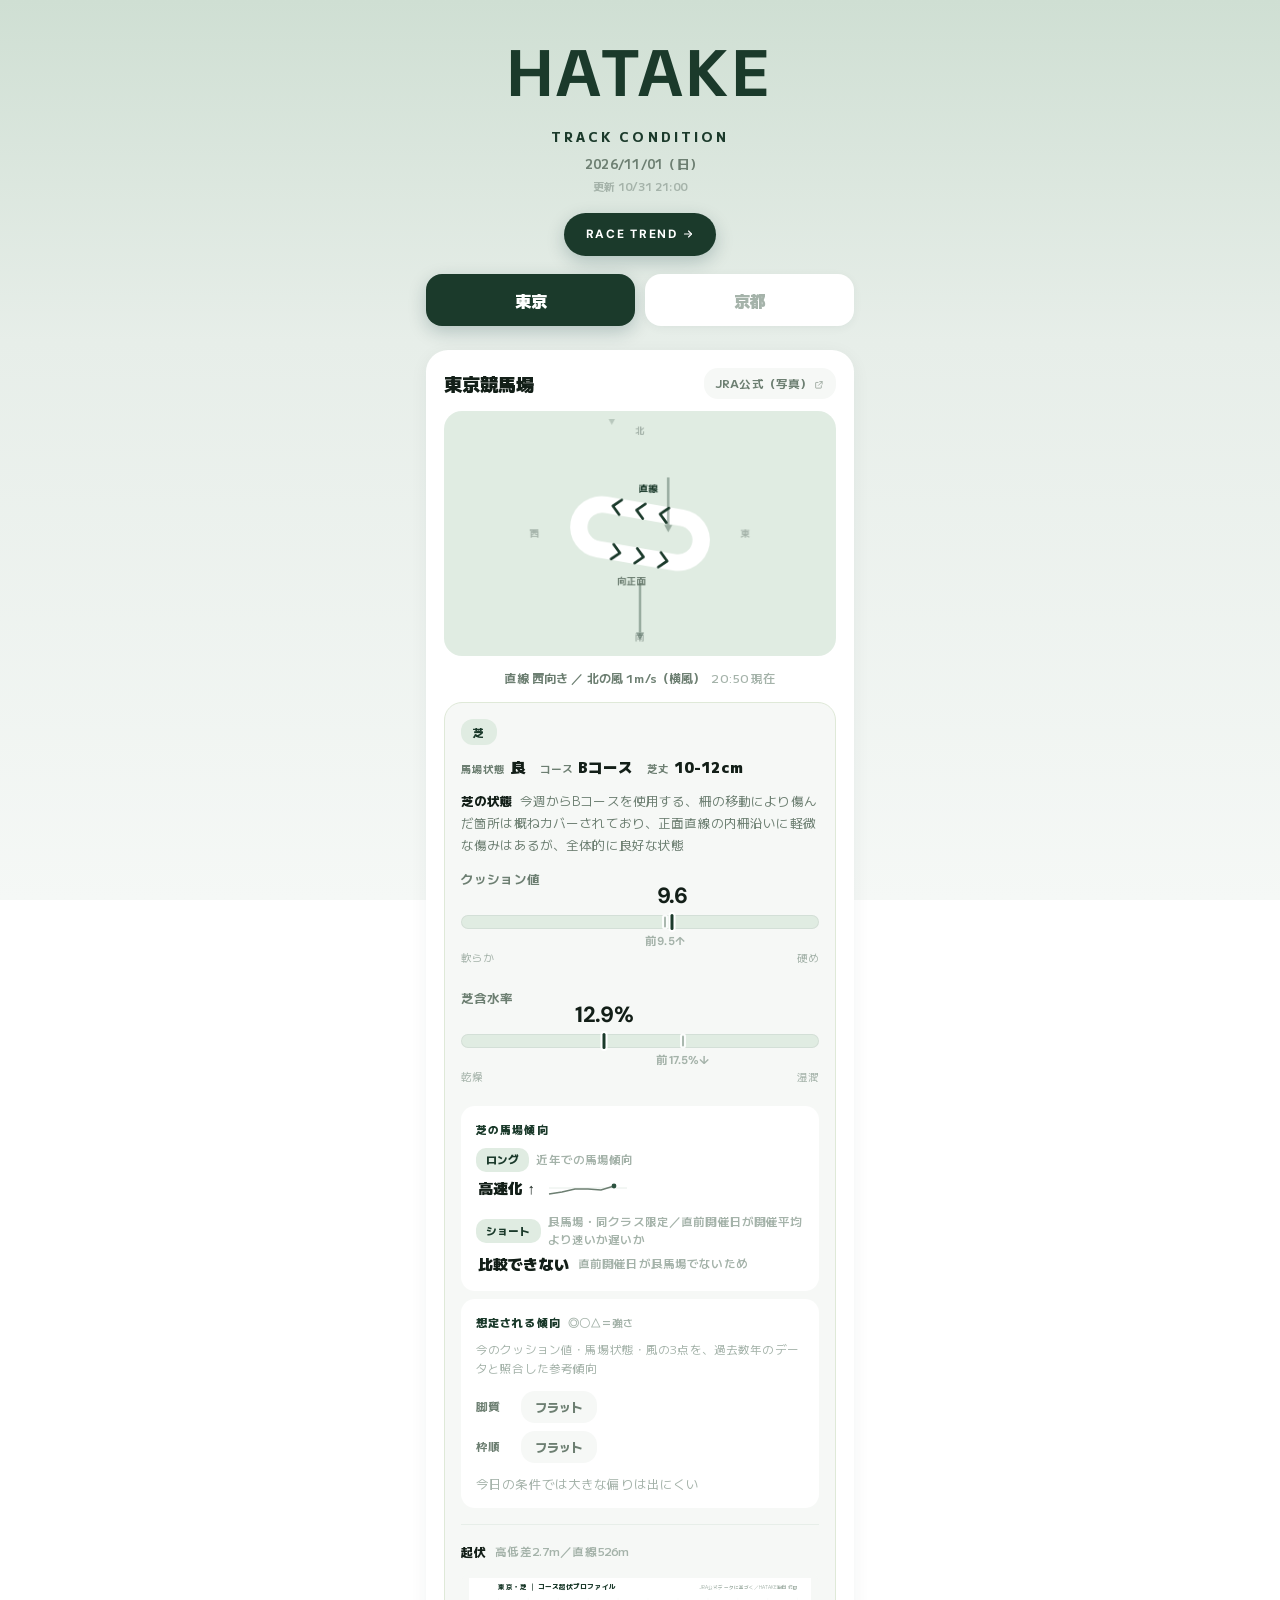
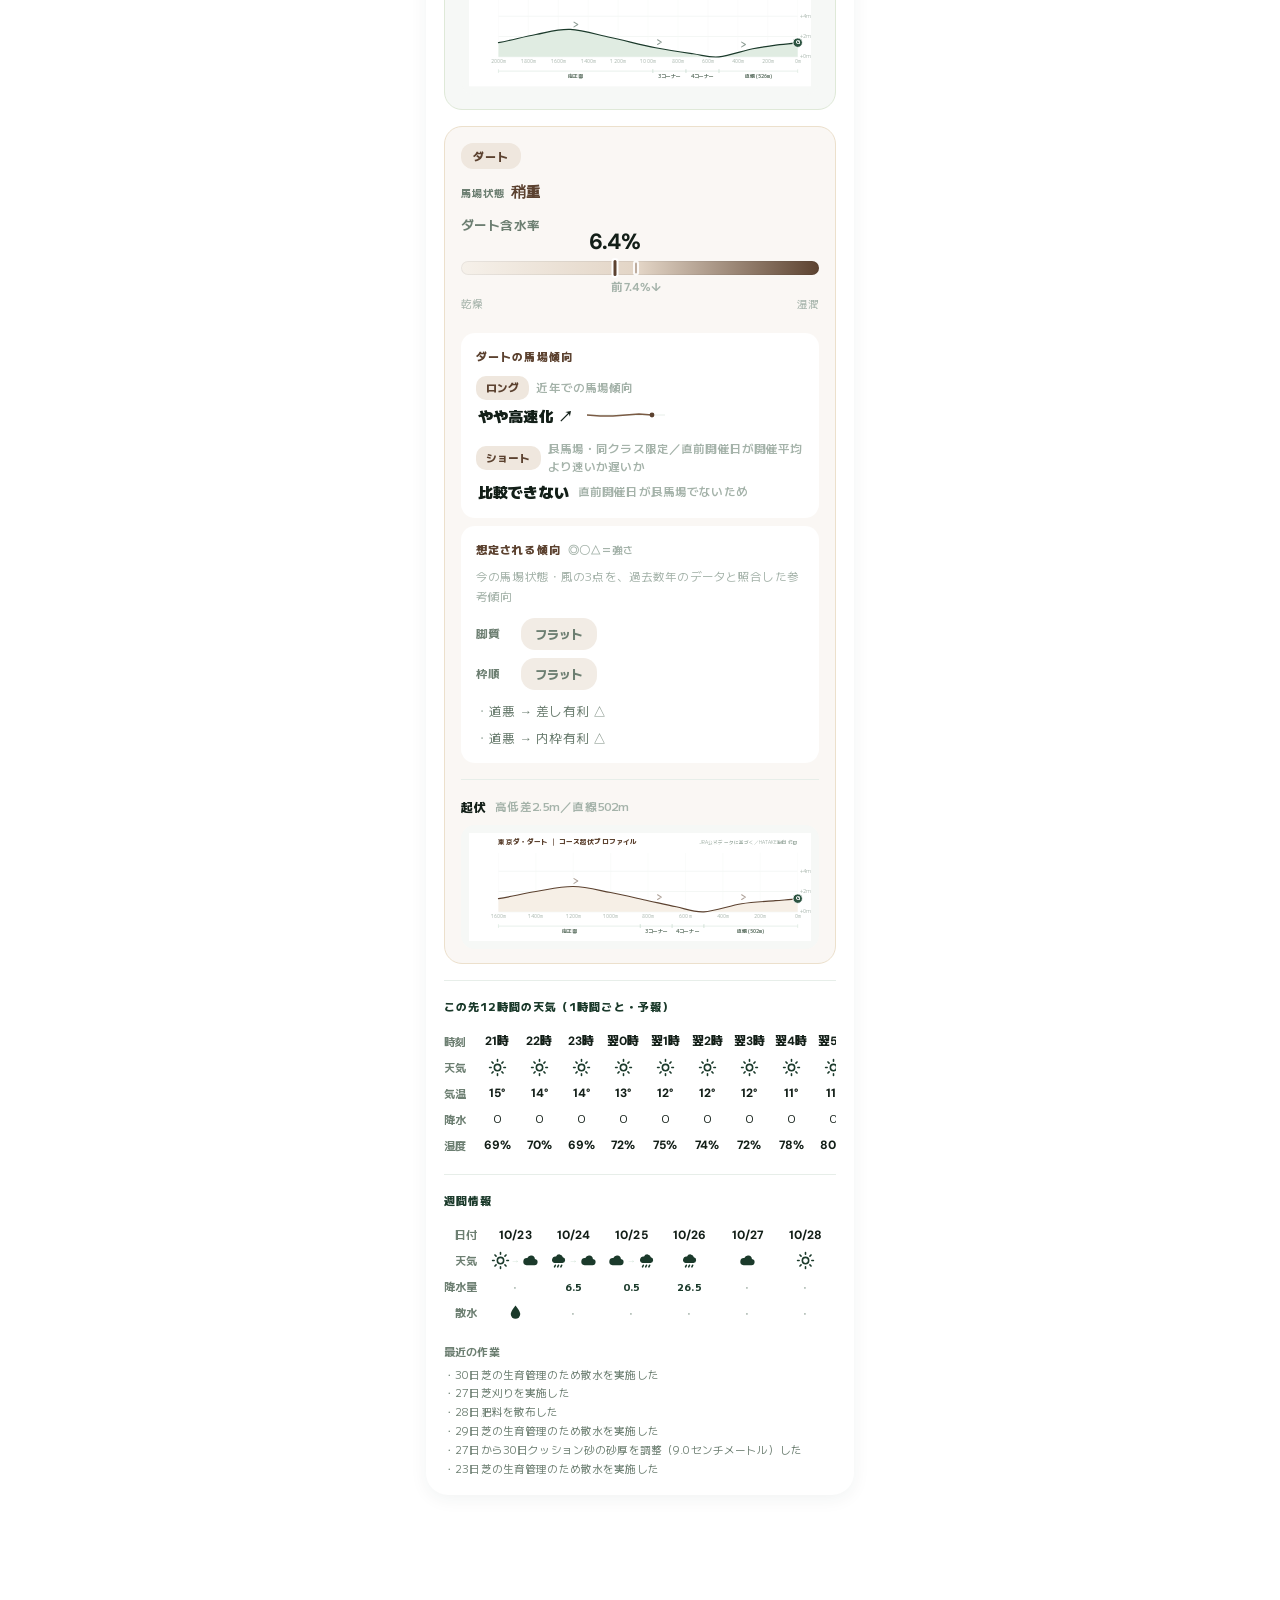
<file: index.html>
<!DOCTYPE html><html lang="ja"><head><meta charset="UTF-8"><meta http-equiv="refresh" content="0;url=./condition.html"><link rel="canonical" href="https://hatake-keiba.github.io/condition.html"><title>HATAKE</title><script>location.replace("./condition.html")</script></head><body><a href="./condition.html">TRACK CONDITION へ</a></body></html>
</file>
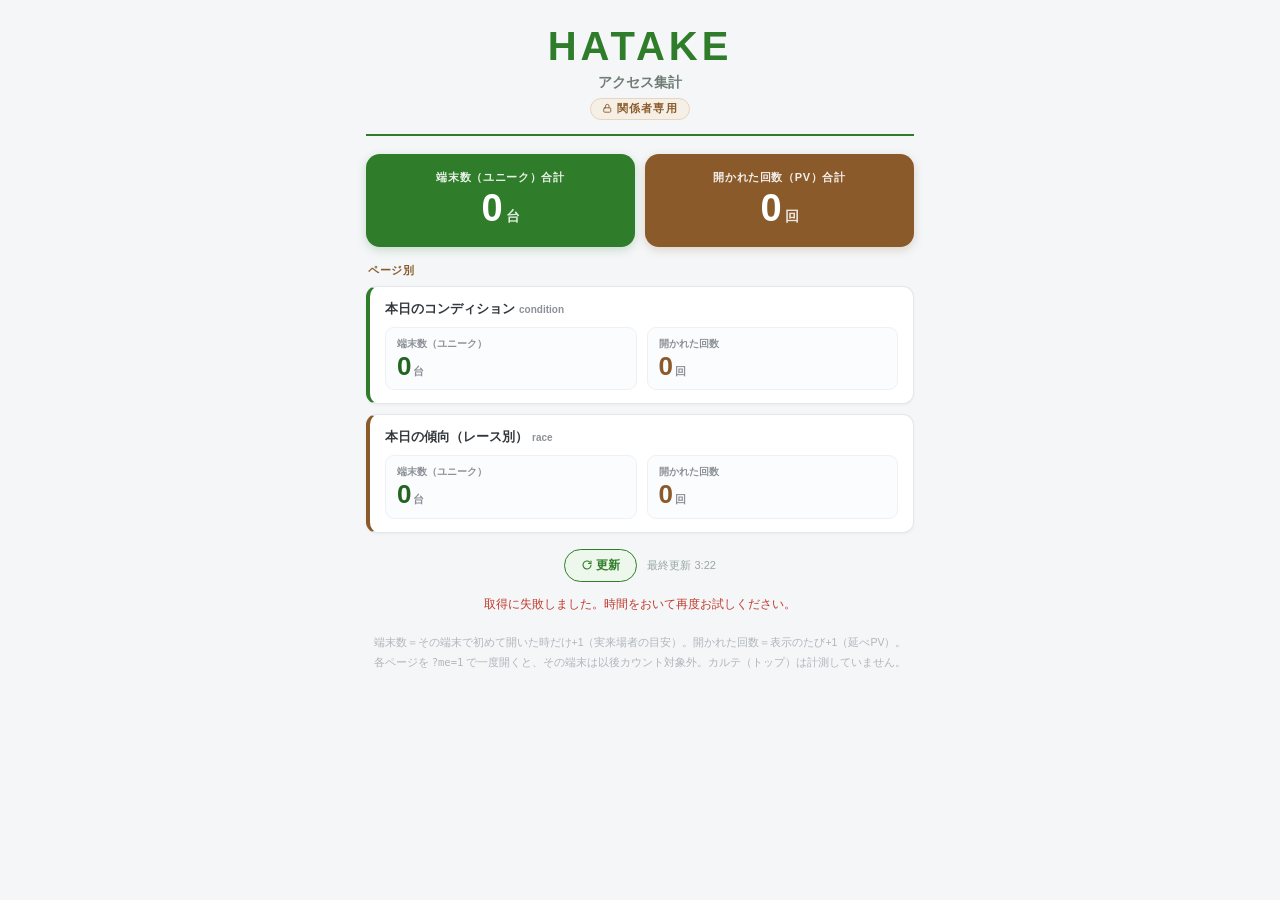
<file: access-ab0a9e9b4520.html>
<!DOCTYPE html><html lang="ja"><head><meta charset="UTF-8">
<meta name="viewport" content="width=device-width,initial-scale=1.0">
<meta name="robots" content="noindex,nofollow">
<title>HATAKE アクセス集計（関係者専用）</title>
<style>
*{margin:0;padding:0;box-sizing:border-box}
body{background:#f4f6f8;color:#33383d;font-family:"Hiragino Kaku Gothic ProN","Yu Gothic",Meiryo,sans-serif;font-feature-settings:"palt"1;-webkit-font-smoothing:antialiased}
.wrap{max-width:580px;margin:0 auto;padding:26px 16px 60px}
.head{text-align:center;border-bottom:2px solid #2f7d2b;padding-bottom:14px;margin-bottom:18px}
.brand{font-size:40px;font-weight:900;letter-spacing:4px;color:#2f7d2b;line-height:1}
.head h1{font-size:14px;font-weight:700;color:#6f7d74;margin-top:8px}
.head .lock{display:inline-block;margin-top:6px;font-size:10.5px;font-weight:800;letter-spacing:.12em;color:#8a5a2b;background:#f6efe6;border:1px solid #e6d5bf;border-radius:20px;padding:3px 11px}
.total{display:grid;grid-template-columns:1fr 1fr;gap:10px;margin-bottom:16px}
.tcard{background:#2f7d2b;color:#fff;border-radius:14px;padding:16px 14px;text-align:center;box-shadow:0 3px 10px rgba(47,125,43,.22)}
.tcard.pv{background:#8a5a2b;box-shadow:0 3px 10px rgba(138,90,43,.22)}
.tcard .k{font-size:11px;font-weight:700;opacity:.9;letter-spacing:.06em}
.tcard .v{font-size:38px;font-weight:900;font-variant-numeric:tabular-nums;line-height:1.15;margin-top:2px}
.tcard .v small{font-size:14px;font-weight:700;opacity:.85;margin-left:3px}
.sub{font-size:11px;font-weight:800;color:#8a5a2b;letter-spacing:.06em;margin:6px 2px 8px}
.card{background:#fff;border:1px solid #e4e8ec;border-left:4px solid #2f7d2b;border-radius:11px;padding:13px 15px;margin-bottom:10px;box-shadow:0 1px 3px rgba(30,40,50,.05)}
.card.c-race{border-left-color:#8a5a2b}
.card .lab{font-size:13px;font-weight:800;color:#33383d;margin-bottom:9px}
.card .lab small{font-weight:600;color:#8b9198;font-size:10px;margin-left:4px}
.metrics{display:grid;grid-template-columns:1fr 1fr;gap:10px}
.met{background:#fbfcfd;border:1px solid #eef1f4;border-radius:9px;padding:9px 11px}
.met .mk{font-size:10px;font-weight:700;color:#8b9198}
.met .mv{font-size:26px;font-weight:900;font-variant-numeric:tabular-nums;color:#256321;line-height:1.1;margin-top:1px}
.met .mv small{font-size:11px;font-weight:700;color:#8b9198;margin-left:2px}
.met.pv .mv{color:#8a5a2b}
.bar{display:flex;align-items:center;gap:10px;margin-top:16px;justify-content:center}
.bar button{font-size:12px;font-weight:800;color:#2f7d2b;background:#eef7ec;border:1.5px solid #2f7d2b;border-radius:20px;padding:7px 16px;cursor:pointer}
.bar button:hover{background:#2f7d2b;color:#fff}
.bar .upd{font-size:11px;color:#9aa7a0}
.note{font-size:10.5px;color:#b0b6bc;line-height:1.9;margin-top:20px;text-align:center}
.err{display:none;text-align:center;color:#c0392b;font-size:12px;margin-top:14px}
.pulse{animation:pl .8s ease}@keyframes pl{0%{opacity:.35}100%{opacity:1}}
</style></head>
<body>
<div class="wrap">
  <div class="head">
    <div class="brand">HATAKE</div>
    <h1>アクセス集計</h1>
    <div class="lock"><svg viewBox="0 0 24 24" width="1em" height="1em" fill="none" stroke="currentColor" stroke-width="2" stroke-linecap="round" stroke-linejoin="round" style="vertical-align:-.14em" aria-hidden="true"><rect x="4" y="11" width="16" height="10" rx="2"/><path d="M8 11V7a4 4 0 0 1 8 0v4"/></svg> 関係者専用</div>
  </div>
  <div class="total">
    <div class="tcard"><div class="k">端末数（ユニーク）合計</div><div class="v"><span id="tot-uu">…</span><small>台</small></div></div>
    <div class="tcard pv"><div class="k">開かれた回数（PV）合計</div><div class="v"><span id="tot-pv">…</span><small>回</small></div></div>
  </div>
  <div class="sub">ページ別</div>
  <div class="card c-condition">
    <div class="lab">本日のコンディション<small>condition</small></div>
    <div class="metrics">
      <div class="met"><div class="mk">端末数（ユニーク）</div><div class="mv"><span id="condition-uu">…</span><small>台</small></div></div>
      <div class="met pv"><div class="mk">開かれた回数</div><div class="mv"><span id="condition-pv">…</span><small>回</small></div></div>
    </div>
  </div>
  <div class="card c-race">
    <div class="lab">本日の傾向（レース別）<small>race</small></div>
    <div class="metrics">
      <div class="met"><div class="mk">端末数（ユニーク）</div><div class="mv"><span id="race-uu">…</span><small>台</small></div></div>
      <div class="met pv"><div class="mk">開かれた回数</div><div class="mv"><span id="race-pv">…</span><small>回</small></div></div>
    </div>
  </div>
  <div class="bar"><button id="rf" onclick="load()"><svg viewBox="0 0 24 24" width="1em" height="1em" fill="none" stroke="currentColor" stroke-width="2.2" stroke-linecap="round" stroke-linejoin="round" style="vertical-align:-.14em" aria-hidden="true"><path d="M20 12a8 8 0 1 1-2.4-5.7"/><path d="M20 4v5h-5"/></svg> 更新</button><span class="upd" id="upd"></span></div>
  <div class="err" id="err">取得に失敗しました。時間をおいて再度お試しください。</div>
  <div class="note">端末数＝その端末で初めて開いた時だけ+1（実来場者の目安）。開かれた回数＝表示のたび+1（延べPV）。<br>各ページを <code>?me=1</code> で一度開くと、その端末は以後カウント対象外。カルテ（トップ）は計測していません。</div>
</div>
<script>
var NS='hatakeb7aff469c2', PAGES=['condition','race'], METS=['uu','pv'];
function get(key){return fetch('https://abacus.jasoncameron.dev/get/'+NS+'/'+key).then(function(r){return r.json();}).then(function(j){return (j&&typeof j.value==='number')?j.value:0;}).catch(function(){return null;});}
function fmt(n){return n.toLocaleString('ja-JP');}
function put(id,v){var el=document.getElementById(id);el.textContent=fmt(v);el.classList.remove('pulse');void el.offsetWidth;el.classList.add('pulse');}
function load(){
  document.getElementById('err').style.display='none';
  var keys=[];PAGES.forEach(function(p){METS.forEach(function(m){keys.push(p+'_'+m);});});
  Promise.all(keys.map(get)).then(function(vals){
    if(vals.some(function(v){return v===null;}))document.getElementById('err').style.display='block';
    var map={},tu=0,tp=0;
    keys.forEach(function(k,i){map[k]=vals[i]||0;});
    PAGES.forEach(function(p){
      put(p+'-uu',map[p+'_uu']);put(p+'-pv',map[p+'_pv']);
      tu+=map[p+'_uu'];tp+=map[p+'_pv'];
    });
    put('tot-uu',tu);put('tot-pv',tp);
    var d=new Date();document.getElementById('upd').textContent='最終更新 '+d.getHours()+':'+('0'+d.getMinutes()).slice(-2);
  });
}
load();setInterval(load,30000);
</script>
</body></html>
</file>
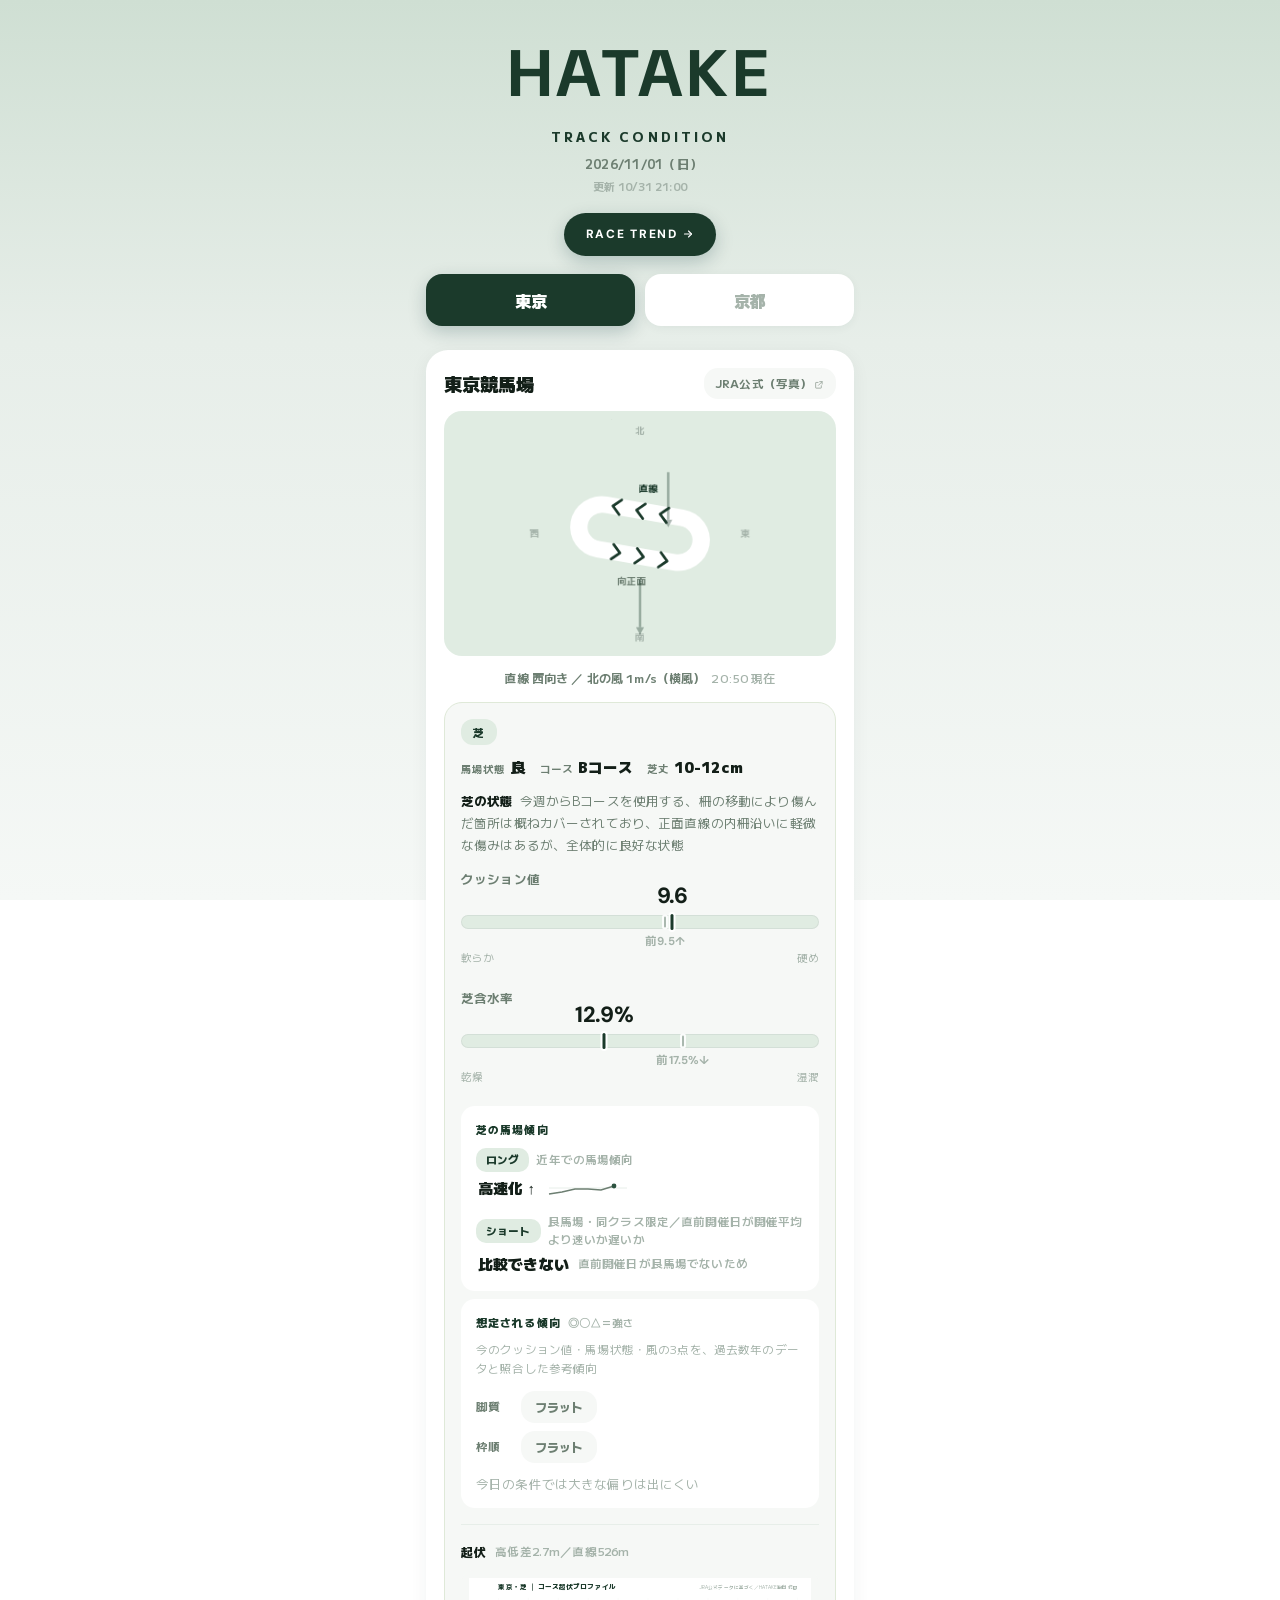
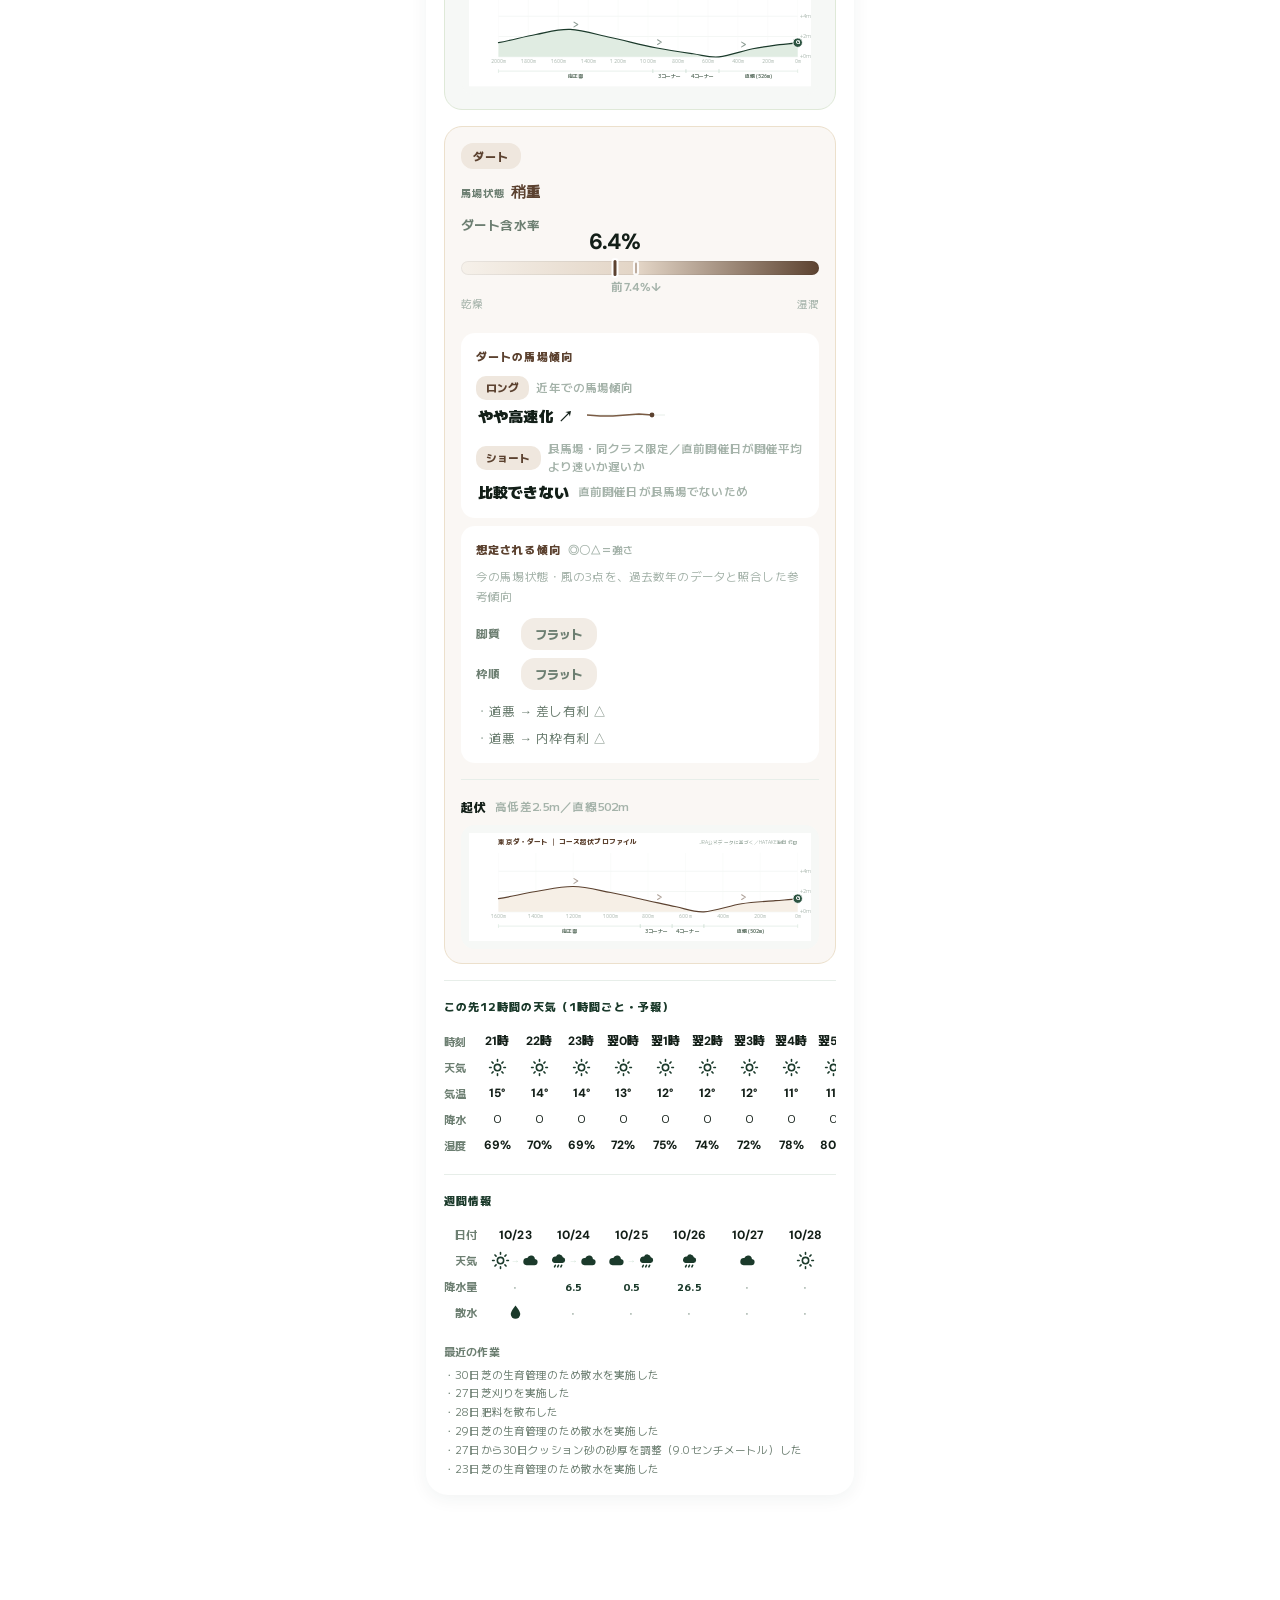
<file: condition.html>
<!DOCTYPE html><html lang="ja"><head><meta charset="UTF-8">
<meta name="viewport" content="width=device-width,initial-scale=1.0"><title>TRACK CONDITION｜HATAKE</title>
<meta property="og:type" content="website"><meta property="og:site_name" content="HATAKE">
<meta property="og:title" content="本日のコンディション｜HATAKE">
<meta property="og:description" content="全開催場の馬場・風・クッション値・週間天気・コース起伏を毎日更新。">
<meta property="og:url" content="https://hatake-keiba.github.io/condition.html">
<meta property="og:image" content="https://hatake-keiba.github.io/og.png">
<meta property="og:image:width" content="1200"><meta property="og:image:height" content="630">
<meta name="twitter:card" content="summary_large_image">
<link rel="stylesheet" href="hatake_font.css"><style>*{margin:0;padding:0;box-sizing:border-box}
body{background:#f6f8f6;color:#131f18;font-family:'HatakeGothic','Hiragino Kaku Gothic ProN','Yu Gothic',Meiryo,sans-serif}
.wrap{max-width:860px;margin:0 auto;padding:20px 16px 60px}
.top{border-bottom:2px solid #1b3a2b;padding-bottom:12px;margin-bottom:18px;text-align:center}
.brand{display:block;width:100%;height:auto;margin:2px 0}
.brand text{font-family:'HatakeBlack','HatakeGothic',sans-serif;font-weight:900;font-size:66px;letter-spacing:4px;fill:#1b3a2b}
.pagenav{text-align:center;margin:0 0 16px}
.ic{display:inline-block;vertical-align:-0.14em}/* currentColorで親文字色を継承=新色を足さない */
.ic-ext{width:.85em;height:.85em;opacity:.7;margin-left:2px}
.navbtn{display:inline-block;font-size:13px;font-weight:800;color:#1b3a2b;background:#e0ece2;border:1.5px solid #1b3a2b;border-radius:22px;padding:8px 18px;text-decoration:none}
.navbtn:hover{background:#1b3a2b;color:#fff}
.vennav{position:sticky;top:0;z-index:6;display:flex;flex-wrap:wrap;gap:6px;justify-content:center;background:#f6f8f6;padding:8px 0 12px;margin:0 0 6px}
.vbtn{font-size:13px;font-weight:800;color:#6d7f72;background:#fff;border:1.5px solid #e7eee9;border-radius:20px;padding:6px 15px;cursor:pointer;font-family:inherit}
.vbtn:hover{border-color:#1b3a2b;color:#1b3a2b}
.vbtn.active{background:#1b3a2b;color:#fff;border-color:#1b3a2b}
.vpane{display:none}.vpane.on{display:block}
h1{font-size:15px;margin:6px 0 0;font-weight:800;letter-spacing:.14em;color:#1b3a2b}h1 .jp{font-size:11.5px;letter-spacing:0;color:#9aa7a0;font-weight:600;margin-left:8px}.dt{font-size:12.5px;letter-spacing:0;color:#a5b3aa;font-weight:600;margin-left:8px}
.card{background:#fff;border:1px solid #e7eee9;border-radius:12px;padding:15px;margin-bottom:26px;box-shadow:0 2px 8px rgba(60,90,110,.06)}
.card+.card{position:relative}.card+.card::before{content:"";position:absolute;left:28%;right:28%;top:-14px;height:2px;border-radius:2px;background:linear-gradient(90deg,transparent,#e7eee9,transparent)}
.ch{display:flex;justify-content:space-between;align-items:baseline;flex-wrap:wrap;gap:6px;margin-bottom:10px;border-bottom:1px solid #e7eee9;padding-bottom:8px}
.ch .nm{font-size:18px;font-weight:800;color:#1b3a2b}
.lk{font-size:10.5px;font-weight:700;color:#1b3a2b;text-decoration:none;margin-left:8px}
.body{display:grid;grid-template-columns:224px 1fr;gap:16px;align-items:start}
.body.onecol{display:block;text-align:center}
.offday{font-size:10px;font-weight:700;color:#a5b3aa;background:#f6f8f6;border-radius:6px;padding:2px 9px;margin-left:8px}
@media(max-width:560px){.body{grid-template-columns:1fr}.visual{margin-bottom:8px}.visual .trk{max-width:none;width:100%;aspect-ratio:16/9}.visual .wl{font-size:12.5px}}
.visual{text-align:center}.trk{width:100%;max-width:224px;aspect-ratio:1;display:block;margin:0 auto;background:linear-gradient(#ffffff,#f6f8f6);border:1px solid #e7eee9;border-radius:8px}
.wl{font-size:11px;color:#6d7f72;margin-top:6px;line-height:1.5}.tm{color:#a5b3aa;margin-left:4px}
.right{display:flex;flex-direction:column;gap:10px}
.grp{border-radius:10px;padding:9px 10px 6px;position:relative}
.grp.turf{background:#f6f8f6;border:1px solid #dfe9d8}.grp.dirt{background:#f8f3ea;border:1px solid #ece0cc}
.gtag{position:absolute;top:-8px;left:9px;font-size:9px;font-weight:700;padding:1px 7px;border-radius:6px;color:#fff}
.grp.turf .gtag{background:#1b3a2b}.grp.dirt .gtag{background:#5c4230}
.bstate{display:flex;align-items:baseline;flex-wrap:wrap;gap:1px 4px;margin-bottom:9px}
.bstate .bs-k{font-size:10.5px;font-weight:700;color:#6d7f72}.bstate .bs-k~.bs-k{margin-left:10px}
.bstate .bs-v{font-size:14.5px;font-weight:800;color:#131f18;font-variant-numeric:tabular-nums}
.bstate .bs-v.good{color:#1b3a2b}.bstate .bs-v.bad{color:#2c5340}
.bstate .pmini{font-size:10px;color:#cde0d2;font-weight:600;text-decoration:none;margin-left:3px}
.gau{margin-bottom:16px}.gau:last-child{margin-bottom:4px}
.glab{font-size:10.5px;color:#6d7f72;font-weight:700;margin-bottom:16px}
.gbar{position:relative;height:10px;border-radius:5px;box-shadow:inset 0 0 0 1px rgba(13,27,42,.06)}
.gm{position:absolute;top:50%;width:3px;height:16px;background:#6d7f72;border-radius:2px;transform:translate(-50%,-50%);box-shadow:0 0 0 2px #fff;z-index:2}
.gm.gp{width:2px;height:11px;background:#cde0d2;box-shadow:0 0 0 2px #fff;opacity:.9;z-index:1}
.gval{position:absolute;bottom:100%;margin-bottom:4px;transform:translateX(-50%);font-size:13.5px;font-weight:800;color:#131f18;white-space:nowrap;font-variant-numeric:tabular-nums;line-height:1}
.gpval{position:absolute;top:100%;margin-top:4px;transform:translateX(-50%);font-size:9.5px;font-weight:600;color:#a5b3aa;white-space:nowrap;font-variant-numeric:tabular-nums;line-height:1}
.mini .pmini{font-size:10px;color:#cde0d2;font-weight:600;text-decoration:none;margin-left:5px}
.ge{display:flex;justify-content:space-between;font-size:9px;color:#a5b3aa;margin-top:15px}
.mini{font-size:12.5px;color:#6d7f72;margin-top:6px}.mini b{color:#131f18;font-weight:700;font-size:14.5px}
.mini .mk{color:#6d7f72;font-size:10.5px;font-weight:700;margin-right:4px}.mini .mk~.mk{margin-left:10px}
.mini b+.mk{margin-left:10px}
.babatrend{margin-top:9px;padding:8px 10px;background:#fff;border:1px solid #e7eee9;border-left:3px solid #2c5340;border-radius:7px}
.bt-h{font-size:10px;font-weight:800;color:#6d7f72;margin-bottom:6px}
.bt-item{margin-bottom:8px}.bt-item:last-child{margin-bottom:0}
.bt-top{display:flex;align-items:center;gap:7px;margin-bottom:3px}
.bt-k{font-size:9.5px;font-weight:800;color:#6d7f72;background:#f6f8f6;border-radius:5px;padding:1px 7px;white-space:nowrap}
.bt-d{font-size:9.5px;color:#a5b3aa;font-weight:600}
.bt-bot{display:flex;align-items:center;gap:9px;flex-wrap:wrap;padding-left:2px}
.bt-tag{font-weight:800;font-size:12.5px;white-space:nowrap}
.spk{width:88px;height:22px;flex:none}
.tend{margin-top:11px;background:#f6f8f6;border:1px solid #e7eee9;border-radius:9px;padding:10px 12px}
.tend-h{font-size:11px;font-weight:800;color:#6d7f72;margin-bottom:7px}
.tend-h .tlg{font-weight:600;color:#cde0d2;font-size:9.5px;margin-left:7px}
.tend .tnote{font-size:9.5px;color:#a5b3aa;margin:-2px 0 8px;line-height:1.5}
.tmk{color:#cde0d2;font-size:12.5px;font-weight:700;margin-right:1px}
.tpills{display:flex;align-items:center;gap:6px;flex-wrap:wrap;margin-bottom:7px}
.tpills .tk{font-size:10px;font-weight:700;color:#6d7f72}.tpills .tk~.tk{margin-left:6px}
.tpill{font-size:12.5px;font-weight:800;border-radius:20px;padding:3px 11px}
.tpill.front{color:#1b3a2b;background:#fceee8}.tpill.back{color:#2c5340;background:#e0ece2}
.tpill.inn{color:#5c4230;background:#f6efe6}.tpill.out{color:#1b3a2b;background:#e0ece2}
.tpill.n{color:#6d7f72;background:#f6f8f6}
.tfxs{display:flex;flex-direction:column;gap:2px}
.tfx{font-size:10.5px;color:#6d7f72;line-height:1.55}.tfx::before{content:"・";color:#a5b3aa}
.tnone{font-size:10.5px;color:#a5b3aa}
.today-wx{margin-top:11px;border-top:1px solid #e7eee9;padding-top:9px}
.tw-h{font-size:10.5px;font-weight:800;color:#1b3a2b;letter-spacing:.04em;margin-bottom:6px}
.hgrid{display:grid;column-gap:2px;align-items:center}
.hwlab{font-size:10px;color:#a5b3aa;font-weight:700;text-align:right;padding-right:8px;white-space:nowrap;position:sticky;left:0;background:#fff;z-index:1}
.hwc{display:flex;align-items:center;justify-content:center;min-height:21px;min-width:0;font-size:11px;color:#131f18}
.hwc.num{font-variant-numeric:tabular-nums}
.hwc .hdt{font-size:10px;color:#6d7f72;font-weight:700}
.hwc .rn{color:#2c5340;font-weight:700}
.hwc .wic{width:18px;height:18px;color:#1b3a2b}
.usein{font-size:11px;color:#a5b3aa;margin-top:8px;line-height:1.5}.usein .mk{color:#a5b3aa;font-size:10px;font-weight:700;margin-right:5px}.usein b{color:#a5b3aa;font-weight:600}
.tsin{font-size:10.5px;color:#6d7f72;margin-top:4px;line-height:1.55}.tsin .tsl{color:#1b3a2b;font-weight:700;margin-right:5px}
.course{margin-top:12px;border-top:1px solid #e7eee9;padding-top:10px}
.c-title{font-size:10.5px;font-weight:800;color:#6d7f72;letter-spacing:.04em;margin-bottom:8px}
.c-one{margin-bottom:12px}.c-one:last-child{margin-bottom:0}
.c-h{display:flex;align-items:center;gap:8px;font-size:11.5px;font-weight:800;margin-bottom:5px}
.c-h .c-sub{font-size:10px;font-weight:600;color:#a5b3aa}
.c3d{margin-left:auto;font-size:10.5px;font-weight:800;color:#2c5340;background:#e0ece2;border:1px solid #f2cfa4;border-radius:20px;padding:3px 11px;text-decoration:none;white-space:nowrap}
.c3d:hover{background:#2c5340;color:#fff;border-color:#2c5340}
.c-svg{background:#fff;border:1px solid #e7eee9;border-radius:8px;overflow:hidden}
.c-svg svg{display:block;width:100%;height:auto}
.use{font-size:11.5px;color:#6d7f72;margin-top:9px;line-height:1.6}.use b{color:#6d7f72;font-weight:700}
.tstate{font-size:11px;color:#6d7f72;font-weight:400;margin-top:3px;line-height:1.6}
.tstate .tsl{color:#a5b3aa;font-weight:700;margin-right:6px}
.wsec{margin-top:11px;border-top:1px solid #e7eee9;padding-top:9px}
.wst{font-size:10px;color:#a5b3aa;font-weight:700;margin-bottom:5px}
.wsc{overflow-x:auto;overflow-y:hidden;-webkit-overflow-scrolling:touch}
.week{display:grid;column-gap:2px;row-gap:0;align-items:center}
.wlab{font-size:10px;color:#a5b3aa;font-weight:700;text-align:right;padding-right:7px;white-space:nowrap;position:sticky;left:0;background:#fff;z-index:1}
.wc{display:flex;align-items:center;justify-content:center;min-height:22px;min-width:0;font-size:10px;color:#a5b3aa}
.wc.today{background:#e1f5ee;border-left:1px solid #1b3a2b;border-right:1px solid #1b3a2b}
.wc.today.te{border-top:1px solid #1b3a2b;border-radius:6px 6px 0 0}
.wc.today.be{border-bottom:1px solid #1b3a2b;border-radius:0 0 6px 6px}
.wc .wdt{font-size:10px;color:#6d7f72;font-weight:700}.wc .wr{font-size:10px;color:#2c5340;font-weight:700}
.wic{width:17px;height:17px;color:#1b3a2b;vertical-align:middle;flex:none}
.warr{font-size:9px;color:#cde0d2;font-weight:800;margin:0 1px;vertical-align:middle}
.mt{font-size:9.5px;color:#a5b3aa;font-weight:700;margin:11px 0 3px}
.mi{font-size:10.5px;color:#6d7f72;line-height:1.7;white-space:nowrap;overflow:hidden}.upd{display:block;font-size:10px;font-weight:700;letter-spacing:0;color:#a5b3aa;margin-top:3px;font-variant-numeric:tabular-nums}
</style><style id="theme-new">/* ===== TRACK CONDITION 新デザイン(ソフトUI): 中身は現行のまま、見た目だけ差し替えるCSS =====
   参考UI準拠。深ティール #033236 / 白 / #F6F8F6 / ミント #dfeee6 の4色のみ。角丸カード・余白多め。 */
:root{
  --deep:#1b3a2b;--deep2:#2c5340;--mint:#e0ece2;--mint2:#cde0d2;--paper:#f6f8f6;
  --ink:#131f18;--mute:#6d7f72;--faint:#a5b3aa;--line:#e7eee9;
  /* ダートだけ土色(コーヒー系)。芝=フォレストと対で読み分けられる */
  --dirt:#5c4230;--dirt2:#7a5b44;--dirt-tint:#efe7de;--dirt-tint2:#e2d4c5;
  --disp:"M PLUS 2","Hiragino Kaku Gothic ProN","Yu Gothic",Meiryo,sans-serif;
  --body:"M PLUS 2","Hiragino Kaku Gothic ProN","Yu Gothic",Meiryo,sans-serif;
  --num:"DM Sans","M PLUS 2",sans-serif;
}
body{background:linear-gradient(180deg,#cfdfd3 0%,#e7eee9 38%,#f5f8f6 100%);background-attachment:fixed;
  color:var(--ink);font-family:var(--body);font-size:14px;line-height:1.7;letter-spacing:.01em}
.wrap{max-width:460px;padding:22px 16px 110px}

/* ---- マストヘッド ---- */
.top{border-bottom:0;padding-bottom:0;margin:6px 0 18px;text-align:center}
.brand{width:100%;display:block;overflow:visible}
/* viewBoxは高さ62。78pxだと上下が切れてA/Kが欠けるので収まる大きさにする */
.brand text{font-family:var(--num);font-weight:800;font-size:46px;letter-spacing:3px;fill:var(--deep)}
h1{font-family:var(--num);font-size:13px;font-weight:800;letter-spacing:.24em;color:var(--deep);margin-top:10px}
h1 .dt{display:block;font-family:var(--body);font-size:12.5px;font-weight:700;color:var(--mute);letter-spacing:.02em;margin-top:4px}
.upd{color:var(--faint);font-size:11px;margin-top:3px}
.pagenav{text-align:center;margin:0 0 18px}
.navbtn{font-family:var(--num);font-size:12px;font-weight:800;letter-spacing:.14em;color:#fff;background:var(--deep);
  border:0;border-radius:30px;padding:11px 22px;box-shadow:0 6px 18px rgba(3,50,54,.22)}
.navbtn:hover{background:var(--deep2);color:#fff}

/* ---- 会場タブ(参考UIの日付ピル) ---- */
.vennav{background:transparent;gap:10px;padding:0 0 18px;position:static}
.vbtn{flex:1;font-family:var(--disp);font-size:16px;font-weight:900;color:var(--faint);background:#fff;
  border:0;border-radius:16px;padding:14px 6px;box-shadow:0 2px 10px rgba(3,50,54,.05)}
.vbtn:hover{color:var(--mute);background:#fff}
.vbtn.active{background:var(--deep);color:#fff;box-shadow:0 6px 18px rgba(3,50,54,.22)}

/* ---- 会場カード ---- */
.card{background:#fff;border:0;border-radius:22px;padding:18px 18px 16px;box-shadow:0 4px 18px rgba(3,50,54,.06);margin-bottom:16px}
.card+.card::before{display:none}
.ch{border:0;margin:0 0 12px;padding:0;gap:12px;align-items:center}
.ch .nm{font-family:var(--disp);font-size:18px;font-weight:900;color:var(--ink);letter-spacing:0}
.ch .lk{margin-left:auto;font-size:11.5px;font-weight:700;color:var(--mute);background:var(--paper);border-radius:14px;padding:6px 12px}
.ch .lk:hover{background:var(--mint)}
.ch .offday{background:var(--mint);color:var(--deep);font-size:11px;font-weight:800;border-radius:12px;padding:4px 11px}

/* ---- トラック図 + 風 ---- */
.body{gap:14px}
.visual{padding:0}
.visual .trk{background:var(--mint);border:0;border-radius:18px;width:100%;max-width:none;aspect-ratio:16/10;padding:8px}
.wl{font-size:12.5px;color:var(--mute);line-height:1.6;margin-top:12px;font-weight:700}
.wl .tm{color:var(--faint);font-weight:500}
@media(min-width:561px){.body{grid-template-columns:1fr}}

/* ---- 芝/ダートのブロック ---- */
.right{gap:16px;padding:0}
.grp{background:var(--paper);border:0;border-radius:18px;padding:16px 16px 14px;position:relative}
.grp.turf{background:var(--paper)}
/* ---- ダートは土色系に(パラメータ表示のみ。レイアウトは芝と同一) ---- */
.grp.dirt{background:#faf7f4}
.grp.dirt .gtag{color:var(--dirt)!important;background:var(--dirt-tint)!important}
.grp.dirt .bstate .bs-v,.grp.dirt .bstate .bs-v.bad,.grp.dirt .bstate .bs-v.good{color:var(--dirt)!important}
.grp.dirt .gbar{background:linear-gradient(90deg,#f6f1ea,var(--dirt-tint2),var(--dirt))!important}
.grp.dirt .gm{background:var(--dirt)!important}
.grp.dirt .gm.gp{background:#b9a89a!important}
.grp.dirt .bt-h,.grp.dirt .tend-h,.grp.dirt .c-title{color:var(--dirt)!important}
.grp.dirt .bt-k{color:var(--dirt)!important;background:var(--dirt-tint)!important}
.grp.dirt .tpill{color:var(--dirt)!important;background:var(--dirt-tint)!important}
.grp.dirt .tpill.front,.grp.dirt .tpill.inn{color:#fff!important;background:var(--dirt)!important}
.grp.dirt .tpill.n{color:var(--mute)!important;background:#f2ece5!important}
.grp.dirt .spk circle{fill:var(--dirt)!important}
.grp.dirt .spk path,.grp.dirt .spk polyline{stroke:var(--dirt2)!important}
.gtag{position:static;display:inline-block;font-family:var(--disp);font-size:11px;font-weight:800;letter-spacing:.1em;
  border-radius:12px;padding:4px 12px;margin-bottom:10px}
/* 生成側の .grp.turf/.dirt .gtag は詳細度が高いので、色と背景は必ずセットで上書きする
   (背景だけ変わって文字が同色になり「芝」が消える事故を防ぐ) */
.gtag,.grp.turf .gtag{color:var(--deep)!important;background:var(--mint)!important}
.grp.dirt .gtag{color:var(--dirt)!important;background:var(--dirt-tint)!important}
.bstate{gap:4px 10px;margin-bottom:10px;align-items:baseline}
.bstate .bs-k{font-size:11px;color:var(--mute);font-weight:700}
.bstate .bs-k~.bs-k{margin-left:12px}
.bstate .bs-v{font-family:var(--disp);font-size:17px;font-weight:900;color:var(--ink);letter-spacing:0}
.bstate .bs-v.bad,.bstate .bs-v.good{color:var(--deep)}
.tsin{font-size:12.5px;color:var(--mute);line-height:1.75;margin:8px 0 12px}
.tsin .tsl{color:var(--ink);font-weight:800;margin-right:6px}

/* ---- ゲージ ---- */
.gau{margin-bottom:20px}.gau:last-child{margin-bottom:4px}
.glab{font-size:12.5px;font-weight:700;color:var(--mute);margin-bottom:26px}
.gbar{height:14px;border-radius:8px;background:var(--mint)!important}
.gval{font-family:var(--num);font-size:22px;font-weight:800;color:var(--ink);letter-spacing:-.02em;margin-bottom:8px}
.gpval{font-family:var(--num);font-size:11.5px;color:var(--faint);font-weight:700;margin-top:7px}
.gm{background:var(--deep);width:3px;border-radius:2px}
.gm.gp{background:var(--faint);width:2px}
.ge{font-size:10.5px;color:var(--faint);margin-top:20px}
.mini{font-size:13px;color:var(--mute)}.mini b{font-family:var(--num);font-size:18px;font-weight:800;color:var(--ink)}

/* ---- 馬場傾向 ---- */
.babatrend{background:#fff;border:0;border-radius:14px;padding:14px 15px;margin-top:8px}
.bt-h{font-family:var(--disp);font-size:11px;font-weight:800;letter-spacing:.1em;color:var(--deep);margin-bottom:10px}
.bt-item{margin-bottom:12px}
.bt-k{background:var(--mint);color:var(--deep);font-size:10.5px;font-weight:800;border-radius:10px;padding:3px 10px}
.bt-d{font-size:11.5px;color:var(--faint);line-height:1.6}
.bt-tag{color:var(--ink)!important;font-size:15px;font-weight:900}

/* ---- 想定される傾向 ---- */
.tend{background:#fff;border:0;border-radius:14px;padding:14px 15px;margin-top:8px}
.tend-h{font-family:var(--disp);font-size:11px;font-weight:800;letter-spacing:.1em;color:var(--deep);margin-bottom:8px}
.tend-h .tlg{font-family:var(--body);font-size:10.5px;color:var(--faint);font-weight:600;letter-spacing:0}
.tend .tnote{font-size:11.5px;color:var(--faint);line-height:1.7;margin:0 0 12px}
.tpills{gap:8px;margin-bottom:10px}
.tpills .tk{font-size:11.5px;color:var(--mute);font-weight:700}
.tpill{font-size:13px;font-weight:800;border-radius:14px;padding:7px 14px;color:var(--deep);background:var(--mint);letter-spacing:0}
.tpill.front,.tpill.inn{color:#fff;background:var(--deep)}
.tpill.back,.tpill.out{color:var(--deep);background:var(--mint)}
.tpill.n{color:var(--mute);background:var(--paper)}
.tmk{color:var(--faint);font-size:12.5px}
.tfxs{gap:5px}
.tfx{font-size:12.5px;color:var(--mute);line-height:1.75}
.tfx::before{color:var(--faint)}
.tnone{font-size:12.5px;color:var(--faint)}

/* ---- 天気 ---- */
.today-wx,.wsec{border-top:1px solid var(--line);margin-top:16px;padding-top:16px}
.tw-h,.wst{font-family:var(--disp);font-size:11px;font-weight:800;letter-spacing:.1em;color:var(--deep);margin-bottom:12px}
.hgrid,.week{column-gap:5px}
.hwlab,.wlab{font-size:11px;color:var(--mute);font-weight:700}
.hwc{font-size:12.5px;min-height:26px;color:var(--ink)}
.hwc.num,.hwc .hdt,.wc .wdt{font-family:var(--num);font-size:14.5px;font-weight:800;color:var(--ink)}
.hwc .wic,.wic{color:var(--deep);width:19px;height:19px}
.hwc .rn,.wc .wr{color:var(--deep);font-weight:800}
.wc{font-size:12px;min-height:26px;color:var(--faint);border-radius:10px}
.wc.today{background:var(--mint);border-color:transparent}
.mt{font-size:11px;color:var(--mute);font-weight:700;margin:16px 0 5px}
.mi{font-size:12.5px;color:var(--mute);line-height:1.8;white-space:normal}
.usein,.use,.tstate{font-size:12.5px;color:var(--mute);line-height:1.75}

/* ---- 起伏 ---- */
.course{border-top:1px solid var(--line);margin-top:16px;padding-top:16px}
.c-title{font-family:var(--disp);font-size:11px;font-weight:800;letter-spacing:.1em;color:var(--deep);margin-bottom:12px}
.c-one{margin-bottom:16px}
.c-h{font-family:var(--disp);font-size:12.5px;font-weight:800;color:var(--ink);margin-bottom:8px}
.c-h .c-sub{font-family:var(--body);font-size:11.5px;color:var(--faint);font-weight:600}
.c3d{font-family:var(--num);font-size:10.5px;font-weight:800;letter-spacing:.06em;color:#fff;background:var(--deep);
  border:0;border-radius:14px;padding:6px 13px}
.c3d:hover{background:var(--deep2);color:#fff;border-color:transparent}
.c-svg{background:var(--paper);border:0;border-radius:14px;padding:8px}

/* ---- フッター ---- */
.ft{font-size:11px;color:var(--faint);text-align:center;margin-top:22px;line-height:1.8}

/* ---- 追加修正: 書体の徹底と選択中の可読性 ---- */
.wrap,.wrap *{font-family:var(--body)!important}
.wrap .gval,.wrap .gpval,.wrap .hwc.num,.wrap .hwc .hdt,.wrap .wc .wdt,.brand text,h1,.navbtn,.c3d{font-family:var(--num)!important}
.vbtn.active,.vbtn.active *{color:#fff!important;background:var(--deep)!important}
.navbtn,.navbtn *{color:#fff!important}
.tpill.front,.tpill.front *,.tpill.inn,.tpill.inn *{color:#fff!important}
.grp.dirt .tpill.front,.grp.dirt .tpill.front *,.grp.dirt .tpill.inn,.grp.dirt .tpill.inn *{color:#fff!important}

/* ===== 文字サイズの実測調整 =====
   テーマで一律に大きくした結果、固定幅のセルで折り返していた箇所を実測に合わせて戻す。
   数値の可読性は保ちつつ「入れ物に収まる」ことを優先する。 */

/* 今後の天気: セル幅38pxに「翌0時」(4文字)が入る大きさへ。元は10px、テーマで14.5pxまで上げ過ぎていた */
.hwc.num,.hwc .hdt,.wc .wdt{font-size:12px!important}
.hwc .hdt,.wc .wdt{white-space:nowrap}
.hwc{font-size:11.5px!important}
.hgrid,.week{column-gap:4px}

/* 会場タブ・傾向ピル・時刻: 短いラベルが2行に割れないようにする */
.vbtn,.tpill,.tm,.gtag,.bs-k,.bs-v{white-space:nowrap}
.tpill{font-size:12px!important}
.tm{font-size:12px!important}

/* 説明文は折り返して良いが、行間を詰めて塊を薄く見せる */
.tnote,.bt-d{line-height:1.55}

/* トラック下の風の要約: 14pxだと307px幅に収まらず2行に割れるので詰める(1行に収める) */
.visual .wl{font-size:12px;line-height:1.6}
.visual .wl .tm{font-size:12px;display:inline;margin-left:6px}

/* 馬場状態/コース/芝丈: 値17pxが大きく「10-14cm」だけ次行に落ちていた。
   ラベルと値の間隔も詰めて3組が2行以内に収まるようにする */
.bstate{gap:3px 8px}
.bstate .bs-v{font-size:14.5px}
.bstate .bs-k{font-size:10.5px}
.bstate .bs-k~.bs-k{margin-left:6px}

/* 馬場状態/コース/芝丈は「ラベル+値」を1組として折り返す(値だけ次行に落ちるのを防ぐ)。
   .bsg はJS(BSFIX)で包む。3組が1行に入らない幅でも、組の途中では切れない */
.bstate .bsg{display:inline-flex;align-items:baseline;gap:5px;white-space:nowrap;flex:0 0 auto}
.bstate{gap:6px 14px;flex-wrap:wrap}
.bstate .bs-k~.bs-k{margin-left:0}

/* 脚質・枠順を1行ずつに(行はJSで .tprow に包む) */
.tpills{display:block!important;margin-bottom:10px}
.tprow{display:flex;align-items:center;gap:8px;margin-bottom:8px}
.tprow:last-child{margin-bottom:0}
.tprow .tk{white-space:nowrap;min-width:3.2em;margin-left:0!important;flex:0 0 auto}
.tprow .tmk{flex:0 0 auto}
.tpill{line-height:1.5;white-space:normal;flex:0 1 auto}
</style><link rel="stylesheet" href="https://fonts.googleapis.com/css2?family=M+PLUS+2:wght@400;500;700;800;900&family=DM+Sans:wght@500;700;800&display=swap"></head>
<body><div class="wrap">
<div class="top"><svg class="brand" viewBox="0 0 300 62" preserveAspectRatio="xMidYMid meet"><text x="150" y="48" text-anchor="middle">HATAKE</text></svg>
<h1>TRACK CONDITION<span class="dt">2026/11/01（日）</span><span class="upd">更新 10/31 21:00</span></h1></div>
<div class="pagenav"><a class="navbtn" href="./race.html">RACE TREND <svg class="ic ic-arr" viewBox="0 0 24 24" width="1em" height="1em" fill="none" stroke="currentColor" stroke-width="2.2" stroke-linecap="round" stroke-linejoin="round" aria-hidden="true"><path d="M5 12h14"/><path d="M13 6l6 6-6 6"/></svg></a></div>
<div class="vennav"><button class="vbtn active" data-t="v0">東京</button><button class="vbtn" data-t="v1">京都</button></div><div class="card vpane on" data-v="v0" id="v0">
<div class="ch"><span class="nm">東京競馬場</span><a class="lk" href="https://www.jra.go.jp/keiba/baba/index.html" target="_blank" rel="noopener">JRA公式（写真）<svg class="ic ic-ext" viewBox="0 0 24 24" width="1em" height="1em" fill="none" stroke="currentColor" stroke-width="2" stroke-linecap="round" stroke-linejoin="round" aria-hidden="true"><path d="M14 4h6v6"/><path d="M20 4l-9 9"/><path d="M18 14v5a1 1 0 0 1-1 1H5a1 1 0 0 1-1-1V7a1 1 0 0 1 1-1h5"/></svg></a></div>
<div class="body">
<div class="visual"><canvas class="trk" data-br="280" data-turn="1" data-sp="1.0" data-di="0"></canvas><div class="wl">直線 西向き ／ 北の風 1m/s（横風）<span class="tm">20:50 現在</span></div></div>
<div class="right">
  <div class="grp turf"><div class="gtag">芝</div><div class="bstate"><span class="bs-k">馬場状態</span><span class="bs-v ">良</span><span class="bs-k">コース</span><span class="bs-v">Bコース</span><span class="bs-k">芝丈</span><span class="bs-v">10-12cm</span></div><div class="tsin"><span class="tsl">芝の状態</span>今週からBコースを使用する、柵の移動により傷んだ箇所は概ねカバーされており、正面直線の内柵沿いに軽微な傷みはあるが、全体的に良好な状態</div><div class="gau"><div class="glab">クッション値</div><div class="gbar" style="background:linear-gradient(90deg,#f6f8f6,#cde0d2,#1b3a2b)"><span class="gval" style="left:59%">9.6</span><span class="gm" style="left:59%"></span><span class="gm gp" style="left:57%"></span><span class="gpval" style="left:57%">前9.5↑</span></div><div class="ge"><span>軟らか</span><span>硬め</span></div></div><div class="gau"><div class="glab">芝含水率</div><div class="gbar" style="background:linear-gradient(90deg,#f6f8f6,#cde0d2,#1b3a2b)"><span class="gval" style="left:40%">12.9%</span><span class="gm" style="left:40%"></span><span class="gm gp" style="left:62%"></span><span class="gpval" style="left:62%">前17.5%↓</span></div><div class="ge"><span>乾燥</span><span>湿潤</span></div></div><div class="babatrend"><div class="bt-h">芝の馬場傾向</div><div class="bt-item"><div class="bt-top"><span class="bt-k">ロング</span><span class="bt-d">近年での馬場傾向</span></div><div class="bt-bot"><span class="bt-tag" style="color:#2c5340">高速化 ↑</span><svg class="spk" viewBox="0 0 84 22"><line x1="3" y1="11" x2="81" y2="11" stroke="#e7eee9"/><polyline points="3,17 16,15 29,12 42,12 55,13 68,9" fill="none" stroke="#6d7f72" stroke-width="1.5"/><circle cx="68" cy="9" r="2.4" fill="#2c5340"/></svg></div></div><div class="bt-item"><div class="bt-top"><span class="bt-k">ショート</span><span class="bt-d">良馬場・同クラス限定／直前開催日が開催平均より速いか遅いか</span></div><div class="bt-bot"><span class="bt-tag" style="color:#a5b3aa">比較できない</span><span class="bt-d">直前開催日が良馬場でないため</span></div></div></div><div class="tend"><div class="tend-h">想定される傾向<span class="tlg">◎〇△＝強さ</span></div><div class="tnote">今のクッション値・馬場状態・風の3点を、過去数年のデータと照合した参考傾向</div><div class="tpills"><span class="tk">脚質</span><span class="tpill n">フラット</span><span class="tk">枠順</span><span class="tpill n">フラット</span></div><div class="tnone">今日の条件では大きな偏りは出にくい</div></div><div class="course"><div class="c-h">起伏 <span class="c-sub">高低差2.7m／直線526m</span></div><div class="c-svg"><svg viewBox="0 0 720 228" xmlns="http://www.w3.org/2000/svg" font-family="'Hiragino Kaku Gothic ProN','Yu Gothic',Meiryo,sans-serif" style="max-width:100%;height:auto"><rect x="0" y="0" width="720" height="228" fill="#ffffff"/><text x="62" y="24" font-size="14" font-weight="800" fill="#1b3a2b">東京・芝 ｜ コース起伏プロファイル</text><text x="692" y="24" font-size="9.5" fill="#a5b3aa" text-anchor="end">JRA公式データに基づく／HATAKE独自作図</text><line x1="62" y1="166.0" x2="692" y2="166.0" stroke="#e7eee9"/><text x="697" y="169.0" font-size="10" fill="#a5b3aa">+0m</text><line x1="62" y1="123.2" x2="692" y2="123.2" stroke="#e7eee9"/><text x="697" y="126.2" font-size="10" fill="#a5b3aa">+2m</text><line x1="62" y1="80.5" x2="692" y2="80.5" stroke="#e7eee9"/><text x="697" y="83.5" font-size="10" fill="#a5b3aa">+4m</text><line x1="692.0" y1="42" x2="692.0" y2="166" stroke="#f6f8f6"/><text x="692.0" y="180" font-size="9.5" fill="#a5b3aa" text-anchor="middle">0m</text><line x1="629.0" y1="42" x2="629.0" y2="166" stroke="#f6f8f6"/><text x="629.0" y="180" font-size="9.5" fill="#a5b3aa" text-anchor="middle">200m</text><line x1="566.0" y1="42" x2="566.0" y2="166" stroke="#f6f8f6"/><text x="566.0" y="180" font-size="9.5" fill="#a5b3aa" text-anchor="middle">400m</text><line x1="503.0" y1="42" x2="503.0" y2="166" stroke="#f6f8f6"/><text x="503.0" y="180" font-size="9.5" fill="#a5b3aa" text-anchor="middle">600m</text><line x1="440.0" y1="42" x2="440.0" y2="166" stroke="#f6f8f6"/><text x="440.0" y="180" font-size="9.5" fill="#a5b3aa" text-anchor="middle">800m</text><line x1="377.0" y1="42" x2="377.0" y2="166" stroke="#f6f8f6"/><text x="377.0" y="180" font-size="9.5" fill="#a5b3aa" text-anchor="middle">1000m</text><line x1="314.0" y1="42" x2="314.0" y2="166" stroke="#f6f8f6"/><text x="314.0" y="180" font-size="9.5" fill="#a5b3aa" text-anchor="middle">1200m</text><line x1="251.0" y1="42" x2="251.0" y2="166" stroke="#f6f8f6"/><text x="251.0" y="180" font-size="9.5" fill="#a5b3aa" text-anchor="middle">1400m</text><line x1="188.0" y1="42" x2="188.0" y2="166" stroke="#f6f8f6"/><text x="188.0" y="180" font-size="9.5" fill="#a5b3aa" text-anchor="middle">1600m</text><line x1="125.0" y1="42" x2="125.0" y2="166" stroke="#f6f8f6"/><text x="125.0" y="180" font-size="9.5" fill="#a5b3aa" text-anchor="middle">1800m</text><line x1="62.0" y1="42" x2="62.0" y2="166" stroke="#f6f8f6"/><text x="62.0" y="180" font-size="9.5" fill="#a5b3aa" text-anchor="middle">2000m</text><path d="M 62.0,136.1 C 88.2,131.4 115.5,123.6 140.8,119.0 C 165.9,114.3 186.9,107.2 213.2,108.3 C 239.4,109.3 268.3,119.0 298.2,125.4 C 328.2,131.8 363.9,141.1 392.8,146.8 C 421.6,152.5 449.2,156.4 471.5,159.6 C 493.8,162.8 505.3,167.8 526.3,166.0 C 547.3,164.2 576.2,153.2 597.5,148.9 C 618.8,144.6 638.4,142.5 654.2,140.3 C 669.9,138.2 679.4,138.6 692.0,136.1 L 692.0,166.0 L 62.0,166.0 Z" fill="#e0ece2" stroke="none"/><path d="M 62.0,136.1 C 88.2,131.4 115.5,123.6 140.8,119.0 C 165.9,114.3 186.9,107.2 213.2,108.3 C 239.4,109.3 268.3,119.0 298.2,125.4 C 328.2,131.8 363.9,141.1 392.8,146.8 C 421.6,152.5 449.2,156.4 471.5,159.6 C 493.8,162.8 505.3,167.8 526.3,166.0 C 547.3,164.2 576.2,153.2 597.5,148.9 C 618.8,144.6 638.4,142.5 654.2,140.3 C 669.9,138.2 679.4,138.6 692.0,136.1" fill="none" stroke="#1b3a2b" stroke-width="2.4" stroke-linejoin="round" stroke-linecap="round"/><polyline points="221,93 229,98 221,103" fill="none" stroke="#1b3a2b" stroke-width="2.2" stroke-linecap="round" stroke-linejoin="round" opacity="0.5"/><polyline points="397,130 405,135 397,140" fill="none" stroke="#1b3a2b" stroke-width="2.2" stroke-linecap="round" stroke-linejoin="round" opacity="0.5"/><polyline points="574,135 582,140 574,145" fill="none" stroke="#1b3a2b" stroke-width="2.2" stroke-linecap="round" stroke-linejoin="round" opacity="0.5"/><circle cx="692.0" cy="136.1" r="10" fill="#2c5340" stroke="#fff" stroke-width="2"/><text x="692.0" y="139.7" font-size="11.5" font-weight="800" fill="#fff" text-anchor="middle">G</text><line x1="62.0" y1="196" x2="387.0" y2="196" stroke="#cde0d2"/><line x1="62.0" y1="192" x2="62.0" y2="200" stroke="#cde0d2"/><line x1="387.0" y1="192" x2="387.0" y2="200" stroke="#cde0d2"/><text x="224.5" y="211" font-size="10.5" fill="#6d7f72" text-anchor="middle" font-weight="700">向正面</text><line x1="387.0" y1="196" x2="456.7" y2="196" stroke="#cde0d2"/><line x1="387.0" y1="192" x2="387.0" y2="200" stroke="#cde0d2"/><line x1="456.7" y1="192" x2="456.7" y2="200" stroke="#cde0d2"/><text x="421.9" y="211" font-size="10.5" fill="#6d7f72" text-anchor="middle" font-weight="700">3コーナー</text><line x1="456.7" y1="196" x2="526.3" y2="196" stroke="#cde0d2"/><line x1="456.7" y1="192" x2="456.7" y2="200" stroke="#cde0d2"/><line x1="526.3" y1="192" x2="526.3" y2="200" stroke="#cde0d2"/><text x="491.5" y="211" font-size="10.5" fill="#6d7f72" text-anchor="middle" font-weight="700">4コーナー</text><line x1="526.3" y1="196" x2="692.0" y2="196" stroke="#cde0d2"/><line x1="526.3" y1="192" x2="526.3" y2="200" stroke="#cde0d2"/><line x1="692.0" y1="192" x2="692.0" y2="200" stroke="#cde0d2"/><text x="609.2" y="211" font-size="10.5" fill="#6d7f72" text-anchor="middle" font-weight="700">直線 (526m)</text></svg></div></div></div>
  <div class="grp dirt"><div class="gtag">ダート</div><div class="bstate"><span class="bs-k">馬場状態</span><span class="bs-v bad">稍重</span></div><div class="gau"><div class="glab">ダート含水率</div><div class="gbar" style="background:linear-gradient(90deg,#f6f1ea,#e2d4c5,#5c4230)"><span class="gval" style="left:43%">6.4%</span><span class="gm" style="left:43%"></span><span class="gm gp" style="left:49%"></span><span class="gpval" style="left:49%">前7.4%↓</span></div><div class="ge"><span>乾燥</span><span>湿潤</span></div></div><div class="babatrend"><div class="bt-h">ダートの馬場傾向</div><div class="bt-item"><div class="bt-top"><span class="bt-k">ロング</span><span class="bt-d">近年での馬場傾向</span></div><div class="bt-bot"><span class="bt-tag" style="color:#d0821f">やや高速化 ↗</span><svg class="spk" viewBox="0 0 84 22"><line x1="3" y1="11" x2="81" y2="11" stroke="#e7eee9"/><polyline points="3,11 16,12 29,12 42,11 55,10 68,11" fill="none" stroke="#6d7f72" stroke-width="1.5"/><circle cx="68" cy="11" r="2.4" fill="#6b8390"/></svg></div></div><div class="bt-item"><div class="bt-top"><span class="bt-k">ショート</span><span class="bt-d">良馬場・同クラス限定／直前開催日が開催平均より速いか遅いか</span></div><div class="bt-bot"><span class="bt-tag" style="color:#a5b3aa">比較できない</span><span class="bt-d">直前開催日が良馬場でないため</span></div></div></div><div class="tend"><div class="tend-h">想定される傾向<span class="tlg">◎〇△＝強さ</span></div><div class="tnote">今の馬場状態・風の3点を、過去数年のデータと照合した参考傾向</div><div class="tpills"><span class="tk">脚質</span><span class="tpill n">フラット</span><span class="tk">枠順</span><span class="tpill n">フラット</span></div><div class="tfxs"><span class="tfx">道悪 → 差し有利 △</span><span class="tfx">道悪 → 内枠有利 △</span></div></div><div class="course"><div class="c-h">起伏 <span class="c-sub">高低差2.5m／直線502m</span></div><div class="c-svg"><svg viewBox="0 0 720 228" xmlns="http://www.w3.org/2000/svg" font-family="'Hiragino Kaku Gothic ProN','Yu Gothic',Meiryo,sans-serif" style="max-width:100%;height:auto"><rect x="0" y="0" width="720" height="228" fill="#ffffff"/><text x="62" y="24" font-size="14" font-weight="800" fill="#5c4230">東京ダ・ダート ｜ コース起伏プロファイル</text><text x="692" y="24" font-size="9.5" fill="#a5b3aa" text-anchor="end">JRA公式データに基づく／HATAKE独自作図</text><line x1="62" y1="166.0" x2="692" y2="166.0" stroke="#e7eee9"/><text x="697" y="169.0" font-size="10" fill="#a5b3aa">+0m</text><line x1="62" y1="123.2" x2="692" y2="123.2" stroke="#e7eee9"/><text x="697" y="126.2" font-size="10" fill="#a5b3aa">+2m</text><line x1="62" y1="80.5" x2="692" y2="80.5" stroke="#e7eee9"/><text x="697" y="83.5" font-size="10" fill="#a5b3aa">+4m</text><line x1="692.0" y1="42" x2="692.0" y2="166" stroke="#f6f8f6"/><text x="692.0" y="180" font-size="9.5" fill="#a5b3aa" text-anchor="middle">0m</text><line x1="613.2" y1="42" x2="613.2" y2="166" stroke="#f6f8f6"/><text x="613.2" y="180" font-size="9.5" fill="#a5b3aa" text-anchor="middle">200m</text><line x1="534.5" y1="42" x2="534.5" y2="166" stroke="#f6f8f6"/><text x="534.5" y="180" font-size="9.5" fill="#a5b3aa" text-anchor="middle">400m</text><line x1="455.8" y1="42" x2="455.8" y2="166" stroke="#f6f8f6"/><text x="455.8" y="180" font-size="9.5" fill="#a5b3aa" text-anchor="middle">600m</text><line x1="377.0" y1="42" x2="377.0" y2="166" stroke="#f6f8f6"/><text x="377.0" y="180" font-size="9.5" fill="#a5b3aa" text-anchor="middle">800m</text><line x1="298.2" y1="42" x2="298.2" y2="166" stroke="#f6f8f6"/><text x="298.2" y="180" font-size="9.5" fill="#a5b3aa" text-anchor="middle">1000m</text><line x1="219.5" y1="42" x2="219.5" y2="166" stroke="#f6f8f6"/><text x="219.5" y="180" font-size="9.5" fill="#a5b3aa" text-anchor="middle">1200m</text><line x1="140.8" y1="42" x2="140.8" y2="166" stroke="#f6f8f6"/><text x="140.8" y="180" font-size="9.5" fill="#a5b3aa" text-anchor="middle">1400m</text><line x1="62.0" y1="42" x2="62.0" y2="166" stroke="#f6f8f6"/><text x="62.0" y="180" font-size="9.5" fill="#a5b3aa" text-anchor="middle">1600m</text><path d="M 62.0,138.2 C 88.2,134.1 114.5,127.5 140.8,123.2 C 167.0,119.0 193.2,112.2 219.5,112.6 C 245.8,112.9 272.0,120.4 298.2,125.4 C 324.5,130.4 354.0,137.5 377.0,142.5 C 400.0,147.5 416.5,151.4 436.1,155.3 C 455.6,159.2 471.5,167.1 494.5,166.0 C 517.5,164.9 548.8,152.8 573.9,148.9 C 598.9,145.0 625.1,144.3 644.8,142.5 C 664.4,140.7 676.2,140.5 692.0,138.2 L 692.0,166.0 L 62.0,166.0 Z" fill="#f6efe6" stroke="none"/><path d="M 62.0,138.2 C 88.2,134.1 114.5,127.5 140.8,123.2 C 167.0,119.0 193.2,112.2 219.5,112.6 C 245.8,112.9 272.0,120.4 298.2,125.4 C 324.5,130.4 354.0,137.5 377.0,142.5 C 400.0,147.5 416.5,151.4 436.1,155.3 C 455.6,159.2 471.5,167.1 494.5,166.0 C 517.5,164.9 548.8,152.8 573.9,148.9 C 598.9,145.0 625.1,144.3 644.8,142.5 C 664.4,140.7 676.2,140.5 692.0,138.2" fill="none" stroke="#5c4230" stroke-width="2.4" stroke-linejoin="round" stroke-linecap="round"/><polyline points="221,96 229,101 221,106" fill="none" stroke="#5c4230" stroke-width="2.2" stroke-linecap="round" stroke-linejoin="round" opacity="0.5"/><polyline points="397,130 405,135 397,140" fill="none" stroke="#5c4230" stroke-width="2.2" stroke-linecap="round" stroke-linejoin="round" opacity="0.5"/><polyline points="574,130 582,135 574,140" fill="none" stroke="#5c4230" stroke-width="2.2" stroke-linecap="round" stroke-linejoin="round" opacity="0.5"/><circle cx="692.0" cy="138.2" r="10" fill="#2c5340" stroke="#fff" stroke-width="2"/><text x="692.0" y="141.8" font-size="11.5" font-weight="800" fill="#fff" text-anchor="middle">G</text><line x1="62.0" y1="196" x2="360.6" y2="196" stroke="#cde0d2"/><line x1="62.0" y1="192" x2="62.0" y2="200" stroke="#cde0d2"/><line x1="360.6" y1="192" x2="360.6" y2="200" stroke="#cde0d2"/><text x="211.3" y="211" font-size="10.5" fill="#6d7f72" text-anchor="middle" font-weight="700">向正面</text><line x1="360.6" y1="196" x2="427.6" y2="196" stroke="#cde0d2"/><line x1="360.6" y1="192" x2="360.6" y2="200" stroke="#cde0d2"/><line x1="427.6" y1="192" x2="427.6" y2="200" stroke="#cde0d2"/><text x="394.1" y="211" font-size="10.5" fill="#6d7f72" text-anchor="middle" font-weight="700">3コーナー</text><line x1="427.6" y1="196" x2="494.5" y2="196" stroke="#cde0d2"/><line x1="427.6" y1="192" x2="427.6" y2="200" stroke="#cde0d2"/><line x1="494.5" y1="192" x2="494.5" y2="200" stroke="#cde0d2"/><text x="461.0" y="211" font-size="10.5" fill="#6d7f72" text-anchor="middle" font-weight="700">4コーナー</text><line x1="494.5" y1="196" x2="692.0" y2="196" stroke="#cde0d2"/><line x1="494.5" y1="192" x2="494.5" y2="200" stroke="#cde0d2"/><line x1="692.0" y1="192" x2="692.0" y2="200" stroke="#cde0d2"/><text x="593.2" y="211" font-size="10.5" fill="#6d7f72" text-anchor="middle" font-weight="700">直線 (502m)</text></svg></div></div></div>
</div>
</div>
<div class="today-wx"><div class="tw-h">この先12時間の天気（1時間ごと・予報）</div><div class="wsc"><div class="hgrid" style="grid-template-columns:auto repeat(12,minmax(38px,1fr))"><div class="hwlab">時刻</div><div class="hwc "><span class="hdt">21時</span></div><div class="hwc "><span class="hdt">22時</span></div><div class="hwc "><span class="hdt">23時</span></div><div class="hwc "><span class="hdt">翌0時</span></div><div class="hwc "><span class="hdt">翌1時</span></div><div class="hwc "><span class="hdt">翌2時</span></div><div class="hwc "><span class="hdt">翌3時</span></div><div class="hwc "><span class="hdt">翌4時</span></div><div class="hwc "><span class="hdt">翌5時</span></div><div class="hwc "><span class="hdt">翌6時</span></div><div class="hwc "><span class="hdt">翌7時</span></div><div class="hwc "><span class="hdt">翌8時</span></div><div class="hwlab">天気</div><div class="hwc "><svg class="wic" viewBox="0 0 24 24" fill="none" stroke="currentColor" stroke-width="2" stroke-linecap="round"><circle cx="12" cy="12" r="4"/><path d="M12 2v2M12 20v2M2 12h2M20 12h2M5 5l1.4 1.4M17.6 17.6L19 19M19 5l-1.4 1.4M6.4 17.6L5 19"/></svg></div><div class="hwc "><svg class="wic" viewBox="0 0 24 24" fill="none" stroke="currentColor" stroke-width="2" stroke-linecap="round"><circle cx="12" cy="12" r="4"/><path d="M12 2v2M12 20v2M2 12h2M20 12h2M5 5l1.4 1.4M17.6 17.6L19 19M19 5l-1.4 1.4M6.4 17.6L5 19"/></svg></div><div class="hwc "><svg class="wic" viewBox="0 0 24 24" fill="none" stroke="currentColor" stroke-width="2" stroke-linecap="round"><circle cx="12" cy="12" r="4"/><path d="M12 2v2M12 20v2M2 12h2M20 12h2M5 5l1.4 1.4M17.6 17.6L19 19M19 5l-1.4 1.4M6.4 17.6L5 19"/></svg></div><div class="hwc "><svg class="wic" viewBox="0 0 24 24" fill="none" stroke="currentColor" stroke-width="2" stroke-linecap="round"><circle cx="12" cy="12" r="4"/><path d="M12 2v2M12 20v2M2 12h2M20 12h2M5 5l1.4 1.4M17.6 17.6L19 19M19 5l-1.4 1.4M6.4 17.6L5 19"/></svg></div><div class="hwc "><svg class="wic" viewBox="0 0 24 24" fill="none" stroke="currentColor" stroke-width="2" stroke-linecap="round"><circle cx="12" cy="12" r="4"/><path d="M12 2v2M12 20v2M2 12h2M20 12h2M5 5l1.4 1.4M17.6 17.6L19 19M19 5l-1.4 1.4M6.4 17.6L5 19"/></svg></div><div class="hwc "><svg class="wic" viewBox="0 0 24 24" fill="none" stroke="currentColor" stroke-width="2" stroke-linecap="round"><circle cx="12" cy="12" r="4"/><path d="M12 2v2M12 20v2M2 12h2M20 12h2M5 5l1.4 1.4M17.6 17.6L19 19M19 5l-1.4 1.4M6.4 17.6L5 19"/></svg></div><div class="hwc "><svg class="wic" viewBox="0 0 24 24" fill="none" stroke="currentColor" stroke-width="2" stroke-linecap="round"><circle cx="12" cy="12" r="4"/><path d="M12 2v2M12 20v2M2 12h2M20 12h2M5 5l1.4 1.4M17.6 17.6L19 19M19 5l-1.4 1.4M6.4 17.6L5 19"/></svg></div><div class="hwc "><svg class="wic" viewBox="0 0 24 24" fill="none" stroke="currentColor" stroke-width="2" stroke-linecap="round"><circle cx="12" cy="12" r="4"/><path d="M12 2v2M12 20v2M2 12h2M20 12h2M5 5l1.4 1.4M17.6 17.6L19 19M19 5l-1.4 1.4M6.4 17.6L5 19"/></svg></div><div class="hwc "><svg class="wic" viewBox="0 0 24 24" fill="none" stroke="currentColor" stroke-width="2" stroke-linecap="round"><circle cx="12" cy="12" r="4"/><path d="M12 2v2M12 20v2M2 12h2M20 12h2M5 5l1.4 1.4M17.6 17.6L19 19M19 5l-1.4 1.4M6.4 17.6L5 19"/></svg></div><div class="hwc "><svg class="wic" viewBox="0 0 24 24" fill="none" stroke="currentColor" stroke-width="2" stroke-linecap="round"><circle cx="12" cy="12" r="4"/><path d="M12 2v2M12 20v2M2 12h2M20 12h2M5 5l1.4 1.4M17.6 17.6L19 19M19 5l-1.4 1.4M6.4 17.6L5 19"/></svg></div><div class="hwc "><svg class="wic" viewBox="0 0 24 24" fill="none" stroke="currentColor" stroke-width="2" stroke-linecap="round"><circle cx="12" cy="12" r="4"/><path d="M12 2v2M12 20v2M2 12h2M20 12h2M5 5l1.4 1.4M17.6 17.6L19 19M19 5l-1.4 1.4M6.4 17.6L5 19"/></svg></div><div class="hwc "><svg class="wic" viewBox="0 0 24 24" fill="none" stroke="currentColor" stroke-width="2" stroke-linecap="round"><circle cx="12" cy="12" r="4"/><path d="M12 2v2M12 20v2M2 12h2M20 12h2M5 5l1.4 1.4M17.6 17.6L19 19M19 5l-1.4 1.4M6.4 17.6L5 19"/></svg></div><div class="hwlab">気温</div><div class="hwc num">15°</div><div class="hwc num">14°</div><div class="hwc num">14°</div><div class="hwc num">13°</div><div class="hwc num">12°</div><div class="hwc num">12°</div><div class="hwc num">12°</div><div class="hwc num">11°</div><div class="hwc num">11°</div><div class="hwc num">10°</div><div class="hwc num">10°</div><div class="hwc num">12°</div><div class="hwlab">降水</div><div class="hwc ">0</div><div class="hwc ">0</div><div class="hwc ">0</div><div class="hwc ">0</div><div class="hwc ">0</div><div class="hwc ">0</div><div class="hwc ">0</div><div class="hwc ">0</div><div class="hwc ">0</div><div class="hwc ">0</div><div class="hwc ">0</div><div class="hwc ">0</div><div class="hwlab">湿度</div><div class="hwc num">69%</div><div class="hwc num">70%</div><div class="hwc num">69%</div><div class="hwc num">72%</div><div class="hwc num">75%</div><div class="hwc num">74%</div><div class="hwc num">72%</div><div class="hwc num">78%</div><div class="hwc num">80%</div><div class="hwc num">80%</div><div class="hwc num">80%</div><div class="hwc num">69%</div></div></div></div>
<div class="wsec"><div class="wst">週間情報</div><div class="wsc"><div class="week" style="grid-template-columns:auto repeat(10,minmax(54px,1fr))"><div class="wlab">日付</div><div class="wc"><span class="wdt">10/23</span></div><div class="wc"><span class="wdt">10/24</span></div><div class="wc"><span class="wdt">10/25</span></div><div class="wc"><span class="wdt">10/26</span></div><div class="wc"><span class="wdt">10/27</span></div><div class="wc"><span class="wdt">10/28</span></div><div class="wc"><span class="wdt">10/29</span></div><div class="wc"><span class="wdt">10/30</span></div><div class="wc"><span class="wdt">10/31</span></div><div class="wc today te"><span class="wdt">11/1</span></div><div class="wlab">天気</div><div class="wc"><svg class="wic" viewBox="0 0 24 24" fill="none" stroke="currentColor" stroke-width="2" stroke-linecap="round"><circle cx="12" cy="12" r="4"/><path d="M12 2v2M12 20v2M2 12h2M20 12h2M5 5l1.4 1.4M17.6 17.6L19 19M19 5l-1.4 1.4M6.4 17.6L5 19"/></svg><span class="warr">→</span><svg class="wic" viewBox="0 0 24 24" fill="currentColor"><path d="M7 18h10a4 4 0 0 0 .6-7.95 5 5 0 0 0-9.6-1.2A3.5 3.5 0 0 0 7 18z"/></svg></div><div class="wc"><svg class="wic" viewBox="0 0 24 24"><path fill="currentColor" d="M7 15h10a3.5 3.5 0 0 0 .5-6.95 4.5 4.5 0 0 0-8.6-1.05A3 3 0 0 0 7 15z"/><path stroke="currentColor" stroke-width="2" stroke-linecap="round" d="M8 18l-1 2M12 18l-1 2M16 18l-1 2"/></svg><span class="warr">→</span><svg class="wic" viewBox="0 0 24 24" fill="currentColor"><path d="M7 18h10a4 4 0 0 0 .6-7.95 5 5 0 0 0-9.6-1.2A3.5 3.5 0 0 0 7 18z"/></svg></div><div class="wc"><svg class="wic" viewBox="0 0 24 24" fill="currentColor"><path d="M7 18h10a4 4 0 0 0 .6-7.95 5 5 0 0 0-9.6-1.2A3.5 3.5 0 0 0 7 18z"/></svg><span class="warr">→</span><svg class="wic" viewBox="0 0 24 24"><path fill="currentColor" d="M7 15h10a3.5 3.5 0 0 0 .5-6.95 4.5 4.5 0 0 0-8.6-1.05A3 3 0 0 0 7 15z"/><path stroke="currentColor" stroke-width="2" stroke-linecap="round" d="M8 18l-1 2M12 18l-1 2M16 18l-1 2"/></svg></div><div class="wc"><svg class="wic" viewBox="0 0 24 24"><path fill="currentColor" d="M7 15h10a3.5 3.5 0 0 0 .5-6.95 4.5 4.5 0 0 0-8.6-1.05A3 3 0 0 0 7 15z"/><path stroke="currentColor" stroke-width="2" stroke-linecap="round" d="M8 18l-1 2M12 18l-1 2M16 18l-1 2"/></svg></div><div class="wc"><svg class="wic" viewBox="0 0 24 24" fill="currentColor"><path d="M7 18h10a4 4 0 0 0 .6-7.95 5 5 0 0 0-9.6-1.2A3.5 3.5 0 0 0 7 18z"/></svg></div><div class="wc"><svg class="wic" viewBox="0 0 24 24" fill="none" stroke="currentColor" stroke-width="2" stroke-linecap="round"><circle cx="12" cy="12" r="4"/><path d="M12 2v2M12 20v2M2 12h2M20 12h2M5 5l1.4 1.4M17.6 17.6L19 19M19 5l-1.4 1.4M6.4 17.6L5 19"/></svg></div><div class="wc"><svg class="wic" viewBox="0 0 24 24" fill="currentColor"><path d="M7 18h10a4 4 0 0 0 .6-7.95 5 5 0 0 0-9.6-1.2A3.5 3.5 0 0 0 7 18z"/></svg><span class="warr">→</span><svg class="wic" viewBox="0 0 24 24"><path fill="currentColor" d="M7 15h10a3.5 3.5 0 0 0 .5-6.95 4.5 4.5 0 0 0-8.6-1.05A3 3 0 0 0 7 15z"/><path stroke="currentColor" stroke-width="2" stroke-linecap="round" d="M8 18l-1 2M12 18l-1 2M16 18l-1 2"/></svg></div><div class="wc"><svg class="wic" viewBox="0 0 24 24" fill="currentColor"><path d="M7 18h10a4 4 0 0 0 .6-7.95 5 5 0 0 0-9.6-1.2A3.5 3.5 0 0 0 7 18z"/></svg><span class="warr">→</span><svg class="wic" viewBox="0 0 24 24"><path fill="currentColor" d="M7 15h10a3.5 3.5 0 0 0 .5-6.95 4.5 4.5 0 0 0-8.6-1.05A3 3 0 0 0 7 15z"/><path stroke="currentColor" stroke-width="2" stroke-linecap="round" d="M8 18l-1 2M12 18l-1 2M16 18l-1 2"/></svg></div><div class="wc"><svg class="wic" viewBox="0 0 24 24" fill="none" stroke="currentColor" stroke-width="2" stroke-linecap="round"><circle cx="12" cy="12" r="4"/><path d="M12 2v2M12 20v2M2 12h2M20 12h2M5 5l1.4 1.4M17.6 17.6L19 19M19 5l-1.4 1.4M6.4 17.6L5 19"/></svg></div><div class="wc today "><span style="color:#a5b3aa">・</span></div><div class="wlab">降水量</div><div class="wc">・</div><div class="wc"><span class="wr">6.5</span></div><div class="wc"><span class="wr">0.5</span></div><div class="wc"><span class="wr">26.5</span></div><div class="wc">・</div><div class="wc">・</div><div class="wc">・</div><div class="wc">・</div><div class="wc">・</div><div class="wc today ">・</div><div class="wlab">散水</div><div class="wc"><svg class="wic" viewBox="0 0 24 24" fill="currentColor"><path d="M12 3s6 7 6 11a6 6 0 0 1-12 0c0-4 6-11 6-11z"/></svg></div><div class="wc">・</div><div class="wc">・</div><div class="wc">・</div><div class="wc">・</div><div class="wc">・</div><div class="wc"><svg class="wic" viewBox="0 0 24 24" fill="currentColor"><path d="M12 3s6 7 6 11a6 6 0 0 1-12 0c0-4 6-11 6-11z"/></svg></div><div class="wc"><svg class="wic" viewBox="0 0 24 24" fill="currentColor"><path d="M12 3s6 7 6 11a6 6 0 0 1-12 0c0-4 6-11 6-11z"/></svg></div><div class="wc">・</div><div class="wc today be">・</div></div></div><div class="mt">最近の作業</div><div class="mi">・30日芝の生育管理のため散水を実施した</div><div class="mi">・27日芝刈りを実施した</div><div class="mi">・28日肥料を散布した</div><div class="mi">・29日芝の生育管理のため散水を実施した</div><div class="mi">・27日から30日クッション砂の砂厚を調整（9.0センチメートル）した</div><div class="mi">・23日芝の生育管理のため散水を実施した</div></div>
</div><div class="card vpane" data-v="v1" id="v1">
<div class="ch"><span class="nm">京都競馬場</span><a class="lk" href="https://www.jra.go.jp/keiba/baba/index2.html" target="_blank" rel="noopener">JRA公式（写真）<svg class="ic ic-ext" viewBox="0 0 24 24" width="1em" height="1em" fill="none" stroke="currentColor" stroke-width="2" stroke-linecap="round" stroke-linejoin="round" aria-hidden="true"><path d="M14 4h6v6"/><path d="M20 4l-9 9"/><path d="M18 14v5a1 1 0 0 1-1 1H5a1 1 0 0 1-1-1V7a1 1 0 0 1 1-1h5"/></svg></a></div>
<div class="body">
<div class="visual"><canvas class="trk" data-br="60" data-turn="0" data-sp="1.6" data-di="194"></canvas><div class="wl">直線 東北東向き ／ 南南西の風 2m/s（横風）<span class="tm">20:50 現在</span></div></div>
<div class="right">
  <div class="grp turf"><div class="gtag">芝</div><div class="bstate"><span class="bs-k">馬場状態</span><span class="bs-v ">良</span><span class="bs-k">コース</span><span class="bs-v">Bコース</span><span class="bs-k">芝丈</span><span class="bs-v">10-12cm</span></div><div class="tsin"><span class="tsl">芝の状態</span>今週からBコースを使用する、柵の移動により内柵沿いの傷みはカバーされ、全体的に概ね良好な状態</div><div class="gau"><div class="glab">クッション値</div><div class="gbar" style="background:linear-gradient(90deg,#f6f8f6,#cde0d2,#1b3a2b)"><span class="gval" style="left:53%">9.2</span><span class="gm" style="left:53%"></span><span class="gm gp" style="left:53%"></span><span class="gpval" style="left:53%">前9.2→</span></div><div class="ge"><span>軟らか</span><span>硬め</span></div></div><div class="gau"><div class="glab">芝含水率</div><div class="gbar" style="background:linear-gradient(90deg,#f6f8f6,#cde0d2,#1b3a2b)"><span class="gval" style="left:29%">10.8%</span><span class="gm" style="left:29%"></span><span class="gm gp" style="left:26%"></span><span class="gpval" style="left:26%">前10.2%↑</span></div><div class="ge"><span>乾燥</span><span>湿潤</span></div></div><div class="babatrend"><div class="bt-h">芝の馬場傾向</div><div class="bt-item"><div class="bt-top"><span class="bt-k">ロング</span><span class="bt-d">近年での馬場傾向</span></div><div class="bt-bot"><span class="bt-tag" style="color:#2c5340">高速化 ↑</span><svg class="spk" viewBox="0 0 84 22"><line x1="3" y1="11" x2="81" y2="11" stroke="#e7eee9"/><polyline points="3,19 42,11 55,12 68,9" fill="none" stroke="#6d7f72" stroke-width="1.5"/><circle cx="68" cy="9" r="2.4" fill="#2c5340"/></svg></div></div><div class="bt-item"><div class="bt-top"><span class="bt-k">ショート</span><span class="bt-d">良馬場・同クラス限定／直前開催日が開催平均より速いか遅いか</span></div><div class="bt-bot"><span class="bt-tag" style="color:#a5b3aa">比較できない</span><span class="bt-d">直前開催日が良馬場でないため</span></div></div></div><div class="tend"><div class="tend-h">想定される傾向<span class="tlg">◎〇△＝強さ</span></div><div class="tnote">今のクッション値・馬場状態・風の3点を、過去数年のデータと照合した参考傾向</div><div class="tpills"><span class="tk">脚質</span><span class="tpill n">フラット</span><span class="tk">枠順</span><span class="tmk">〇</span><span class="tpill out">外枠有利</span></div><div class="tfxs"><span class="tfx">軟らかい芝 → 前づけ有利 △</span><span class="tfx">軟らかい芝 → 外枠有利 ○</span></div></div><div class="course"><div class="c-h">起伏 内回り <span class="c-sub">高低差3.1m／直線328m</span></div><div class="c-svg"><svg viewBox="0 0 720 228" xmlns="http://www.w3.org/2000/svg" font-family="'Hiragino Kaku Gothic ProN','Yu Gothic',Meiryo,sans-serif" style="max-width:100%;height:auto"><rect x="0" y="0" width="720" height="228" fill="#ffffff"/><text x="62" y="24" font-size="14" font-weight="800" fill="#1b3a2b">京都(内)・芝 ｜ コース起伏プロファイル</text><text x="692" y="24" font-size="9.5" fill="#a5b3aa" text-anchor="end">JRA公式データに基づく／HATAKE独自作図</text><line x1="62" y1="166.0" x2="692" y2="166.0" stroke="#e7eee9"/><text x="697" y="169.0" font-size="10" fill="#a5b3aa">+0m</text><line x1="62" y1="123.2" x2="692" y2="123.2" stroke="#e7eee9"/><text x="697" y="126.2" font-size="10" fill="#a5b3aa">+2m</text><line x1="62" y1="80.5" x2="692" y2="80.5" stroke="#e7eee9"/><text x="697" y="83.5" font-size="10" fill="#a5b3aa">+4m</text><line x1="692.0" y1="42" x2="692.0" y2="166" stroke="#f6f8f6"/><text x="692.0" y="180" font-size="9.5" fill="#a5b3aa" text-anchor="middle">0m</text><line x1="629.0" y1="42" x2="629.0" y2="166" stroke="#f6f8f6"/><text x="629.0" y="180" font-size="9.5" fill="#a5b3aa" text-anchor="middle">200m</text><line x1="566.0" y1="42" x2="566.0" y2="166" stroke="#f6f8f6"/><text x="566.0" y="180" font-size="9.5" fill="#a5b3aa" text-anchor="middle">400m</text><line x1="503.0" y1="42" x2="503.0" y2="166" stroke="#f6f8f6"/><text x="503.0" y="180" font-size="9.5" fill="#a5b3aa" text-anchor="middle">600m</text><line x1="440.0" y1="42" x2="440.0" y2="166" stroke="#f6f8f6"/><text x="440.0" y="180" font-size="9.5" fill="#a5b3aa" text-anchor="middle">800m</text><line x1="377.0" y1="42" x2="377.0" y2="166" stroke="#f6f8f6"/><text x="377.0" y="180" font-size="9.5" fill="#a5b3aa" text-anchor="middle">1000m</text><line x1="314.0" y1="42" x2="314.0" y2="166" stroke="#f6f8f6"/><text x="314.0" y="180" font-size="9.5" fill="#a5b3aa" text-anchor="middle">1200m</text><line x1="251.0" y1="42" x2="251.0" y2="166" stroke="#f6f8f6"/><text x="251.0" y="180" font-size="9.5" fill="#a5b3aa" text-anchor="middle">1400m</text><line x1="188.0" y1="42" x2="188.0" y2="166" stroke="#f6f8f6"/><text x="188.0" y="180" font-size="9.5" fill="#a5b3aa" text-anchor="middle">1600m</text><line x1="125.0" y1="42" x2="125.0" y2="166" stroke="#f6f8f6"/><text x="125.0" y="180" font-size="9.5" fill="#a5b3aa" text-anchor="middle">1800m</text><line x1="62.0" y1="42" x2="62.0" y2="166" stroke="#f6f8f6"/><text x="62.0" y="180" font-size="9.5" fill="#a5b3aa" text-anchor="middle">2000m</text><path d="M 62.0,166.0 C 88.2,162.8 114.5,158.5 140.8,153.2 C 167.0,147.8 195.9,141.1 219.5,133.9 C 243.1,126.8 264.1,116.1 282.5,110.4 C 300.9,104.7 314.0,99.0 329.8,99.7 C 345.5,100.4 359.7,108.3 377.0,114.7 C 394.3,121.1 413.8,131.8 433.7,138.2 C 453.6,144.6 477.3,149.3 496.7,153.2 C 516.1,157.1 534.9,159.8 550.2,161.7 C 565.6,163.7 573.3,164.2 588.6,164.9 C 603.8,165.6 624.4,165.8 641.6,166.0 C 658.8,166.2 675.2,167.1 692.0,166.0 L 692.0,166.0 L 62.0,166.0 Z" fill="#e0ece2" stroke="none"/><path d="M 62.0,166.0 C 88.2,162.8 114.5,158.5 140.8,153.2 C 167.0,147.8 195.9,141.1 219.5,133.9 C 243.1,126.8 264.1,116.1 282.5,110.4 C 300.9,104.7 314.0,99.0 329.8,99.7 C 345.5,100.4 359.7,108.3 377.0,114.7 C 394.3,121.1 413.8,131.8 433.7,138.2 C 453.6,144.6 477.3,149.3 496.7,153.2 C 516.1,157.1 534.9,159.8 550.2,161.7 C 565.6,163.7 573.3,164.2 588.6,164.9 C 603.8,165.6 624.4,165.8 641.6,166.0 C 658.8,166.2 675.2,167.1 692.0,166.0" fill="none" stroke="#1b3a2b" stroke-width="2.4" stroke-linejoin="round" stroke-linecap="round"/><polyline points="221,114 229,119 221,124" fill="none" stroke="#1b3a2b" stroke-width="2.2" stroke-linecap="round" stroke-linejoin="round" opacity="0.5"/><polyline points="397,107 405,112 397,117" fill="none" stroke="#1b3a2b" stroke-width="2.2" stroke-linecap="round" stroke-linejoin="round" opacity="0.5"/><polyline points="574,146 582,151 574,156" fill="none" stroke="#1b3a2b" stroke-width="2.2" stroke-linecap="round" stroke-linejoin="round" opacity="0.5"/><circle cx="692.0" cy="166.0" r="10" fill="#2c5340" stroke="#fff" stroke-width="2"/><text x="692.0" y="169.6" font-size="11.5" font-weight="800" fill="#fff" text-anchor="middle">G</text><line x1="62.0" y1="196" x2="430.6" y2="196" stroke="#cde0d2"/><line x1="62.0" y1="192" x2="62.0" y2="200" stroke="#cde0d2"/><line x1="430.6" y1="192" x2="430.6" y2="200" stroke="#cde0d2"/><text x="246.3" y="211" font-size="10.5" fill="#6d7f72" text-anchor="middle" font-weight="700">向正面</text><line x1="430.6" y1="196" x2="509.6" y2="196" stroke="#cde0d2"/><line x1="430.6" y1="192" x2="430.6" y2="200" stroke="#cde0d2"/><line x1="509.6" y1="192" x2="509.6" y2="200" stroke="#cde0d2"/><text x="470.1" y="211" font-size="10.5" fill="#6d7f72" text-anchor="middle" font-weight="700">3コーナー</text><line x1="509.6" y1="196" x2="588.6" y2="196" stroke="#cde0d2"/><line x1="509.6" y1="192" x2="509.6" y2="200" stroke="#cde0d2"/><line x1="588.6" y1="192" x2="588.6" y2="200" stroke="#cde0d2"/><text x="549.1" y="211" font-size="10.5" fill="#6d7f72" text-anchor="middle" font-weight="700">4コーナー</text><line x1="588.6" y1="196" x2="692.0" y2="196" stroke="#cde0d2"/><line x1="588.6" y1="192" x2="588.6" y2="200" stroke="#cde0d2"/><line x1="692.0" y1="192" x2="692.0" y2="200" stroke="#cde0d2"/><text x="640.3" y="211" font-size="10.5" fill="#6d7f72" text-anchor="middle" font-weight="700">直線 (328m)</text></svg></div></div><div class="course"><div class="c-h">起伏 外回り <span class="c-sub">高低差4.3m／直線404m</span></div><div class="c-svg"><svg viewBox="0 0 720 228" xmlns="http://www.w3.org/2000/svg" font-family="'Hiragino Kaku Gothic ProN','Yu Gothic',Meiryo,sans-serif" style="max-width:100%;height:auto"><rect x="0" y="0" width="720" height="228" fill="#ffffff"/><text x="62" y="24" font-size="14" font-weight="800" fill="#1b3a2b">京都(外)・芝 ｜ コース起伏プロファイル</text><text x="692" y="24" font-size="9.5" fill="#a5b3aa" text-anchor="end">JRA公式データに基づく／HATAKE独自作図</text><line x1="62" y1="166.0" x2="692" y2="166.0" stroke="#e7eee9"/><text x="697" y="169.0" font-size="10" fill="#a5b3aa">+0m</text><line x1="62" y1="123.2" x2="692" y2="123.2" stroke="#e7eee9"/><text x="697" y="126.2" font-size="10" fill="#a5b3aa">+2m</text><line x1="62" y1="80.5" x2="692" y2="80.5" stroke="#e7eee9"/><text x="697" y="83.5" font-size="10" fill="#a5b3aa">+4m</text><line x1="692.0" y1="42" x2="692.0" y2="166" stroke="#f6f8f6"/><text x="692.0" y="180" font-size="9.5" fill="#a5b3aa" text-anchor="middle">0m</text><line x1="634.7" y1="42" x2="634.7" y2="166" stroke="#f6f8f6"/><text x="634.7" y="180" font-size="9.5" fill="#a5b3aa" text-anchor="middle">200m</text><line x1="577.5" y1="42" x2="577.5" y2="166" stroke="#f6f8f6"/><text x="577.5" y="180" font-size="9.5" fill="#a5b3aa" text-anchor="middle">400m</text><line x1="520.2" y1="42" x2="520.2" y2="166" stroke="#f6f8f6"/><text x="520.2" y="180" font-size="9.5" fill="#a5b3aa" text-anchor="middle">600m</text><line x1="462.9" y1="42" x2="462.9" y2="166" stroke="#f6f8f6"/><text x="462.9" y="180" font-size="9.5" fill="#a5b3aa" text-anchor="middle">800m</text><line x1="405.6" y1="42" x2="405.6" y2="166" stroke="#f6f8f6"/><text x="405.6" y="180" font-size="9.5" fill="#a5b3aa" text-anchor="middle">1000m</text><line x1="348.4" y1="42" x2="348.4" y2="166" stroke="#f6f8f6"/><text x="348.4" y="180" font-size="9.5" fill="#a5b3aa" text-anchor="middle">1200m</text><line x1="291.1" y1="42" x2="291.1" y2="166" stroke="#f6f8f6"/><text x="291.1" y="180" font-size="9.5" fill="#a5b3aa" text-anchor="middle">1400m</text><line x1="233.8" y1="42" x2="233.8" y2="166" stroke="#f6f8f6"/><text x="233.8" y="180" font-size="9.5" fill="#a5b3aa" text-anchor="middle">1600m</text><line x1="176.5" y1="42" x2="176.5" y2="166" stroke="#f6f8f6"/><text x="176.5" y="180" font-size="9.5" fill="#a5b3aa" text-anchor="middle">1800m</text><line x1="119.3" y1="42" x2="119.3" y2="166" stroke="#f6f8f6"/><text x="119.3" y="180" font-size="9.5" fill="#a5b3aa" text-anchor="middle">2000m</text><line x1="62.0" y1="42" x2="62.0" y2="166" stroke="#f6f8f6"/><text x="62.0" y="180" font-size="9.5" fill="#a5b3aa" text-anchor="middle">2200m</text><path d="M 62.0,166.0 C 90.6,162.3 121.7,156.7 147.9,151.0 C 174.2,145.3 196.6,141.4 219.5,131.8 C 242.4,122.2 266.3,102.9 285.4,93.3 C 304.5,83.7 317.8,74.8 334.0,74.1 C 350.3,73.4 367.0,81.2 382.7,89.0 C 398.5,96.9 411.4,111.5 428.5,121.1 C 445.7,130.7 466.7,140.3 485.8,146.8 C 504.9,153.2 528.0,156.7 543.1,159.6 C 558.2,162.4 561.1,162.8 576.4,163.9 C 591.7,164.9 615.5,165.6 634.7,166.0 C 654.0,166.4 672.9,167.2 692.0,166.0 L 692.0,166.0 L 62.0,166.0 Z" fill="#e0ece2" stroke="none"/><path d="M 62.0,166.0 C 90.6,162.3 121.7,156.7 147.9,151.0 C 174.2,145.3 196.6,141.4 219.5,131.8 C 242.4,122.2 266.3,102.9 285.4,93.3 C 304.5,83.7 317.8,74.8 334.0,74.1 C 350.3,73.4 367.0,81.2 382.7,89.0 C 398.5,96.9 411.4,111.5 428.5,121.1 C 445.7,130.7 466.7,140.3 485.8,146.8 C 504.9,153.2 528.0,156.7 543.1,159.6 C 558.2,162.4 561.1,162.8 576.4,163.9 C 591.7,164.9 615.5,165.6 634.7,166.0 C 654.0,166.4 672.9,167.2 692.0,166.0" fill="none" stroke="#1b3a2b" stroke-width="2.4" stroke-linejoin="round" stroke-linecap="round"/><polyline points="221,110 229,115 221,120" fill="none" stroke="#1b3a2b" stroke-width="2.2" stroke-linecap="round" stroke-linejoin="round" opacity="0.5"/><polyline points="397,85 405,90 397,95" fill="none" stroke="#1b3a2b" stroke-width="2.2" stroke-linecap="round" stroke-linejoin="round" opacity="0.5"/><polyline points="574,146 582,151 574,156" fill="none" stroke="#1b3a2b" stroke-width="2.2" stroke-linecap="round" stroke-linejoin="round" opacity="0.5"/><circle cx="692.0" cy="166.0" r="10" fill="#2c5340" stroke="#fff" stroke-width="2"/><text x="692.0" y="169.6" font-size="11.5" font-weight="800" fill="#fff" text-anchor="middle">G</text><line x1="62.0" y1="196" x2="422.1" y2="196" stroke="#cde0d2"/><line x1="62.0" y1="192" x2="62.0" y2="200" stroke="#cde0d2"/><line x1="422.1" y1="192" x2="422.1" y2="200" stroke="#cde0d2"/><text x="242.0" y="211" font-size="10.5" fill="#6d7f72" text-anchor="middle" font-weight="700">向正面</text><line x1="422.1" y1="196" x2="499.2" y2="196" stroke="#cde0d2"/><line x1="422.1" y1="192" x2="422.1" y2="200" stroke="#cde0d2"/><line x1="499.2" y1="192" x2="499.2" y2="200" stroke="#cde0d2"/><text x="460.7" y="211" font-size="10.5" fill="#6d7f72" text-anchor="middle" font-weight="700">3コーナー</text><line x1="499.2" y1="196" x2="576.4" y2="196" stroke="#cde0d2"/><line x1="499.2" y1="192" x2="499.2" y2="200" stroke="#cde0d2"/><line x1="576.4" y1="192" x2="576.4" y2="200" stroke="#cde0d2"/><text x="537.8" y="211" font-size="10.5" fill="#6d7f72" text-anchor="middle" font-weight="700">4コーナー</text><line x1="576.4" y1="196" x2="692.0" y2="196" stroke="#cde0d2"/><line x1="576.4" y1="192" x2="576.4" y2="200" stroke="#cde0d2"/><line x1="692.0" y1="192" x2="692.0" y2="200" stroke="#cde0d2"/><text x="634.2" y="211" font-size="10.5" fill="#6d7f72" text-anchor="middle" font-weight="700">直線 (404m)</text></svg></div></div></div>
  <div class="grp dirt"><div class="gtag">ダート</div><div class="bstate"><span class="bs-k">馬場状態</span><span class="bs-v bad">稍重</span></div><div class="gau"><div class="glab">ダート含水率</div><div class="gbar" style="background:linear-gradient(90deg,#f6f1ea,#e2d4c5,#5c4230)"><span class="gval" style="left:84%">12.6%</span><span class="gm" style="left:84%"></span><span class="gm gp" style="left:89%"></span><span class="gpval" style="left:89%">前13.3%↓</span></div><div class="ge"><span>乾燥</span><span>湿潤</span></div></div><div class="babatrend"><div class="bt-h">ダートの馬場傾向</div><div class="bt-item"><div class="bt-top"><span class="bt-k">ロング</span><span class="bt-d">近年での馬場傾向</span></div><div class="bt-bot"><span class="bt-tag" style="color:#a5b3aa">横ばい →</span><svg class="spk" viewBox="0 0 84 22"><line x1="3" y1="11" x2="81" y2="11" stroke="#e7eee9"/><polyline points="3,6 42,9 55,11 68,6" fill="none" stroke="#6d7f72" stroke-width="1.5"/><circle cx="68" cy="6" r="2.4" fill="#2c5340"/></svg></div></div><div class="bt-item"><div class="bt-top"><span class="bt-k">ショート</span><span class="bt-d">良馬場・同クラス限定／直前開催日が開催平均より速いか遅いか</span></div><div class="bt-bot"><span class="bt-tag" style="color:#a5b3aa">比較できない</span><span class="bt-d">直前開催日が良馬場でないため</span></div></div></div><div class="tend"><div class="tend-h">想定される傾向<span class="tlg">◎〇△＝強さ</span></div><div class="tnote">今の馬場状態・風の3点を、過去数年のデータと照合した参考傾向</div><div class="tpills"><span class="tk">脚質</span><span class="tmk">〇</span><span class="tpill front">逃げ・先行有利</span><span class="tk">枠順</span><span class="tpill n">フラット</span></div><div class="tfxs"><span class="tfx">道悪 → 前づけ有利 ○</span><span class="tfx">道悪 → 内枠有利 △</span></div></div><div class="course"><div class="c-h">起伏 <span class="c-sub">高低差3.0m／直線329m</span></div><div class="c-svg"><svg viewBox="0 0 720 228" xmlns="http://www.w3.org/2000/svg" font-family="'Hiragino Kaku Gothic ProN','Yu Gothic',Meiryo,sans-serif" style="max-width:100%;height:auto"><rect x="0" y="0" width="720" height="228" fill="#ffffff"/><text x="62" y="24" font-size="14" font-weight="800" fill="#5c4230">京都ダ・ダート ｜ コース起伏プロファイル</text><text x="692" y="24" font-size="9.5" fill="#a5b3aa" text-anchor="end">JRA公式データに基づく／HATAKE独自作図</text><line x1="62" y1="166.0" x2="692" y2="166.0" stroke="#e7eee9"/><text x="697" y="169.0" font-size="10" fill="#a5b3aa">+0m</text><line x1="62" y1="123.2" x2="692" y2="123.2" stroke="#e7eee9"/><text x="697" y="126.2" font-size="10" fill="#a5b3aa">+2m</text><line x1="62" y1="80.5" x2="692" y2="80.5" stroke="#e7eee9"/><text x="697" y="83.5" font-size="10" fill="#a5b3aa">+4m</text><line x1="692.0" y1="42" x2="692.0" y2="166" stroke="#f6f8f6"/><text x="692.0" y="180" font-size="9.5" fill="#a5b3aa" text-anchor="middle">0m</text><line x1="622.0" y1="42" x2="622.0" y2="166" stroke="#f6f8f6"/><text x="622.0" y="180" font-size="9.5" fill="#a5b3aa" text-anchor="middle">200m</text><line x1="552.0" y1="42" x2="552.0" y2="166" stroke="#f6f8f6"/><text x="552.0" y="180" font-size="9.5" fill="#a5b3aa" text-anchor="middle">400m</text><line x1="482.0" y1="42" x2="482.0" y2="166" stroke="#f6f8f6"/><text x="482.0" y="180" font-size="9.5" fill="#a5b3aa" text-anchor="middle">600m</text><line x1="412.0" y1="42" x2="412.0" y2="166" stroke="#f6f8f6"/><text x="412.0" y="180" font-size="9.5" fill="#a5b3aa" text-anchor="middle">800m</text><line x1="342.0" y1="42" x2="342.0" y2="166" stroke="#f6f8f6"/><text x="342.0" y="180" font-size="9.5" fill="#a5b3aa" text-anchor="middle">1000m</text><line x1="272.0" y1="42" x2="272.0" y2="166" stroke="#f6f8f6"/><text x="272.0" y="180" font-size="9.5" fill="#a5b3aa" text-anchor="middle">1200m</text><line x1="202.0" y1="42" x2="202.0" y2="166" stroke="#f6f8f6"/><text x="202.0" y="180" font-size="9.5" fill="#a5b3aa" text-anchor="middle">1400m</text><line x1="132.0" y1="42" x2="132.0" y2="166" stroke="#f6f8f6"/><text x="132.0" y="180" font-size="9.5" fill="#a5b3aa" text-anchor="middle">1600m</text><line x1="62.0" y1="42" x2="62.0" y2="166" stroke="#f6f8f6"/><text x="62.0" y="180" font-size="9.5" fill="#a5b3aa" text-anchor="middle">1800m</text><path d="M 62.0,166.0 C 91.2,161.3 120.3,153.5 149.5,146.8 C 178.7,140.0 211.9,132.9 237.0,125.4 C 262.1,117.9 279.6,103.6 300.0,101.9 C 320.4,100.1 337.9,109.0 359.5,114.7 C 381.1,120.4 406.2,130.0 429.5,136.1 C 452.8,142.1 474.9,146.8 499.5,151.0 C 524.1,155.3 553.5,159.4 576.8,161.7 C 600.1,164.0 620.3,164.2 639.5,164.9 C 658.7,165.6 674.5,167.3 692.0,166.0 L 692.0,166.0 L 62.0,166.0 Z" fill="#f6efe6" stroke="none"/><path d="M 62.0,166.0 C 91.2,161.3 120.3,153.5 149.5,146.8 C 178.7,140.0 211.9,132.9 237.0,125.4 C 262.1,117.9 279.6,103.6 300.0,101.9 C 320.4,100.1 337.9,109.0 359.5,114.7 C 381.1,120.4 406.2,130.0 429.5,136.1 C 452.8,142.1 474.9,146.8 499.5,151.0 C 524.1,155.3 553.5,159.4 576.8,161.7 C 600.1,164.0 620.3,164.2 639.5,164.9 C 658.7,165.6 674.5,167.3 692.0,166.0" fill="none" stroke="#5c4230" stroke-width="2.4" stroke-linejoin="round" stroke-linecap="round"/><polyline points="221,110 229,115 221,120" fill="none" stroke="#5c4230" stroke-width="2.2" stroke-linecap="round" stroke-linejoin="round" opacity="0.5"/><polyline points="397,110 405,115 397,120" fill="none" stroke="#5c4230" stroke-width="2.2" stroke-linecap="round" stroke-linejoin="round" opacity="0.5"/><polyline points="574,144 582,149 574,154" fill="none" stroke="#5c4230" stroke-width="2.2" stroke-linecap="round" stroke-linejoin="round" opacity="0.5"/><circle cx="692.0" cy="166.0" r="10" fill="#2c5340" stroke="#fff" stroke-width="2"/><text x="692.0" y="169.6" font-size="11.5" font-weight="800" fill="#fff" text-anchor="middle">G</text><line x1="62.0" y1="196" x2="422.4" y2="196" stroke="#cde0d2"/><line x1="62.0" y1="192" x2="62.0" y2="200" stroke="#cde0d2"/><line x1="422.4" y1="192" x2="422.4" y2="200" stroke="#cde0d2"/><text x="242.2" y="211" font-size="10.5" fill="#6d7f72" text-anchor="middle" font-weight="700">向正面</text><line x1="422.4" y1="196" x2="499.6" y2="196" stroke="#cde0d2"/><line x1="422.4" y1="192" x2="422.4" y2="200" stroke="#cde0d2"/><line x1="499.6" y1="192" x2="499.6" y2="200" stroke="#cde0d2"/><text x="461.0" y="211" font-size="10.5" fill="#6d7f72" text-anchor="middle" font-weight="700">3コーナー</text><line x1="499.6" y1="196" x2="576.8" y2="196" stroke="#cde0d2"/><line x1="499.6" y1="192" x2="499.6" y2="200" stroke="#cde0d2"/><line x1="576.8" y1="192" x2="576.8" y2="200" stroke="#cde0d2"/><text x="538.2" y="211" font-size="10.5" fill="#6d7f72" text-anchor="middle" font-weight="700">4コーナー</text><line x1="576.8" y1="196" x2="692.0" y2="196" stroke="#cde0d2"/><line x1="576.8" y1="192" x2="576.8" y2="200" stroke="#cde0d2"/><line x1="692.0" y1="192" x2="692.0" y2="200" stroke="#cde0d2"/><text x="634.4" y="211" font-size="10.5" fill="#6d7f72" text-anchor="middle" font-weight="700">直線 (329m)</text></svg></div></div></div>
</div>
</div>
<div class="today-wx"><div class="tw-h">この先12時間の天気（1時間ごと・予報）</div><div class="wsc"><div class="hgrid" style="grid-template-columns:auto repeat(12,minmax(38px,1fr))"><div class="hwlab">時刻</div><div class="hwc "><span class="hdt">21時</span></div><div class="hwc "><span class="hdt">22時</span></div><div class="hwc "><span class="hdt">23時</span></div><div class="hwc "><span class="hdt">翌0時</span></div><div class="hwc "><span class="hdt">翌1時</span></div><div class="hwc "><span class="hdt">翌2時</span></div><div class="hwc "><span class="hdt">翌3時</span></div><div class="hwc "><span class="hdt">翌4時</span></div><div class="hwc "><span class="hdt">翌5時</span></div><div class="hwc "><span class="hdt">翌6時</span></div><div class="hwc "><span class="hdt">翌7時</span></div><div class="hwc "><span class="hdt">翌8時</span></div><div class="hwlab">天気</div><div class="hwc "><svg class="wic" viewBox="0 0 24 24" fill="none" stroke="currentColor" stroke-width="2" stroke-linecap="round"><circle cx="12" cy="12" r="4"/><path d="M12 2v2M12 20v2M2 12h2M20 12h2M5 5l1.4 1.4M17.6 17.6L19 19M19 5l-1.4 1.4M6.4 17.6L5 19"/></svg></div><div class="hwc "><svg class="wic" viewBox="0 0 24 24" fill="none" stroke="currentColor" stroke-width="2" stroke-linecap="round"><circle cx="12" cy="12" r="4"/><path d="M12 2v2M12 20v2M2 12h2M20 12h2M5 5l1.4 1.4M17.6 17.6L19 19M19 5l-1.4 1.4M6.4 17.6L5 19"/></svg></div><div class="hwc "><svg class="wic" viewBox="0 0 24 24" fill="none" stroke="currentColor" stroke-width="2" stroke-linecap="round"><circle cx="12" cy="12" r="4"/><path d="M12 2v2M12 20v2M2 12h2M20 12h2M5 5l1.4 1.4M17.6 17.6L19 19M19 5l-1.4 1.4M6.4 17.6L5 19"/></svg></div><div class="hwc "><svg class="wic" viewBox="0 0 24 24" fill="none" stroke="currentColor" stroke-width="2" stroke-linecap="round"><circle cx="12" cy="12" r="4"/><path d="M12 2v2M12 20v2M2 12h2M20 12h2M5 5l1.4 1.4M17.6 17.6L19 19M19 5l-1.4 1.4M6.4 17.6L5 19"/></svg></div><div class="hwc "><svg class="wic" viewBox="0 0 24 24" fill="none" stroke="currentColor" stroke-width="2" stroke-linecap="round"><circle cx="12" cy="12" r="4"/><path d="M12 2v2M12 20v2M2 12h2M20 12h2M5 5l1.4 1.4M17.6 17.6L19 19M19 5l-1.4 1.4M6.4 17.6L5 19"/></svg></div><div class="hwc "><svg class="wic" viewBox="0 0 24 24" fill="none" stroke="currentColor" stroke-width="2" stroke-linecap="round"><circle cx="12" cy="12" r="4"/><path d="M12 2v2M12 20v2M2 12h2M20 12h2M5 5l1.4 1.4M17.6 17.6L19 19M19 5l-1.4 1.4M6.4 17.6L5 19"/></svg></div><div class="hwc "><svg class="wic" viewBox="0 0 24 24" fill="none" stroke="currentColor" stroke-width="2" stroke-linecap="round"><circle cx="12" cy="12" r="4"/><path d="M12 2v2M12 20v2M2 12h2M20 12h2M5 5l1.4 1.4M17.6 17.6L19 19M19 5l-1.4 1.4M6.4 17.6L5 19"/></svg></div><div class="hwc "><svg class="wic" viewBox="0 0 24 24" fill="none" stroke="currentColor" stroke-width="2" stroke-linecap="round"><circle cx="12" cy="12" r="4"/><path d="M12 2v2M12 20v2M2 12h2M20 12h2M5 5l1.4 1.4M17.6 17.6L19 19M19 5l-1.4 1.4M6.4 17.6L5 19"/></svg></div><div class="hwc "><svg class="wic" viewBox="0 0 24 24" fill="none" stroke="currentColor" stroke-width="2" stroke-linecap="round"><circle cx="12" cy="12" r="4"/><path d="M12 2v2M12 20v2M2 12h2M20 12h2M5 5l1.4 1.4M17.6 17.6L19 19M19 5l-1.4 1.4M6.4 17.6L5 19"/></svg></div><div class="hwc "><svg class="wic" viewBox="0 0 24 24" fill="none" stroke="currentColor" stroke-width="2" stroke-linecap="round"><circle cx="12" cy="12" r="4"/><path d="M12 2v2M12 20v2M2 12h2M20 12h2M5 5l1.4 1.4M17.6 17.6L19 19M19 5l-1.4 1.4M6.4 17.6L5 19"/></svg></div><div class="hwc "><svg class="wic" viewBox="0 0 24 24" fill="none" stroke="currentColor" stroke-width="2" stroke-linecap="round"><circle cx="12" cy="12" r="4"/><path d="M12 2v2M12 20v2M2 12h2M20 12h2M5 5l1.4 1.4M17.6 17.6L19 19M19 5l-1.4 1.4M6.4 17.6L5 19"/></svg></div><div class="hwc "><svg class="wic" viewBox="0 0 24 24" fill="none" stroke="currentColor" stroke-width="2" stroke-linecap="round"><circle cx="12" cy="12" r="4"/><path d="M12 2v2M12 20v2M2 12h2M20 12h2M5 5l1.4 1.4M17.6 17.6L19 19M19 5l-1.4 1.4M6.4 17.6L5 19"/></svg></div><div class="hwlab">気温</div><div class="hwc num">16°</div><div class="hwc num">15°</div><div class="hwc num">14°</div><div class="hwc num">14°</div><div class="hwc num">13°</div><div class="hwc num">13°</div><div class="hwc num">12°</div><div class="hwc num">12°</div><div class="hwc num">12°</div><div class="hwc num">12°</div><div class="hwc num">12°</div><div class="hwc num">13°</div><div class="hwlab">降水</div><div class="hwc ">0</div><div class="hwc ">0</div><div class="hwc ">0</div><div class="hwc ">0</div><div class="hwc ">0</div><div class="hwc ">0</div><div class="hwc ">0</div><div class="hwc ">0</div><div class="hwc ">0</div><div class="hwc ">0</div><div class="hwc ">0</div><div class="hwc ">0</div><div class="hwlab">湿度</div><div class="hwc num">63%</div><div class="hwc num">67%</div><div class="hwc num">69%</div><div class="hwc num">73%</div><div class="hwc num">76%</div><div class="hwc num">83%</div><div class="hwc num">82%</div><div class="hwc num">81%</div><div class="hwc num">78%</div><div class="hwc num">81%</div><div class="hwc num">86%</div><div class="hwc num">76%</div></div></div></div>
<div class="wsec"><div class="wst">週間情報</div><div class="wsc"><div class="week" style="grid-template-columns:auto repeat(10,minmax(54px,1fr))"><div class="wlab">日付</div><div class="wc"><span class="wdt">10/23</span></div><div class="wc"><span class="wdt">10/24</span></div><div class="wc"><span class="wdt">10/25</span></div><div class="wc"><span class="wdt">10/26</span></div><div class="wc"><span class="wdt">10/27</span></div><div class="wc"><span class="wdt">10/28</span></div><div class="wc"><span class="wdt">10/29</span></div><div class="wc"><span class="wdt">10/30</span></div><div class="wc"><span class="wdt">10/31</span></div><div class="wc today te"><span class="wdt">11/1</span></div><div class="wlab">天気</div><div class="wc"><svg class="wic" viewBox="0 0 24 24" fill="none" stroke="currentColor" stroke-width="2" stroke-linecap="round"><circle cx="12" cy="12" r="4"/><path d="M12 2v2M12 20v2M2 12h2M20 12h2M5 5l1.4 1.4M17.6 17.6L19 19M19 5l-1.4 1.4M6.4 17.6L5 19"/></svg><span class="warr">→</span><svg class="wic" viewBox="0 0 24 24"><path fill="currentColor" d="M7 15h10a3.5 3.5 0 0 0 .5-6.95 4.5 4.5 0 0 0-8.6-1.05A3 3 0 0 0 7 15z"/><path stroke="currentColor" stroke-width="2" stroke-linecap="round" d="M8 18l-1 2M12 18l-1 2M16 18l-1 2"/></svg></div><div class="wc"><svg class="wic" viewBox="0 0 24 24"><path fill="currentColor" d="M7 15h10a3.5 3.5 0 0 0 .5-6.95 4.5 4.5 0 0 0-8.6-1.05A3 3 0 0 0 7 15z"/><path stroke="currentColor" stroke-width="2" stroke-linecap="round" d="M8 18l-1 2M12 18l-1 2M16 18l-1 2"/></svg><span class="warr">→</span><svg class="wic" viewBox="0 0 24 24" fill="currentColor"><path d="M7 18h10a4 4 0 0 0 .6-7.95 5 5 0 0 0-9.6-1.2A3.5 3.5 0 0 0 7 18z"/></svg></div><div class="wc"><svg class="wic" viewBox="0 0 24 24" fill="currentColor"><path d="M7 18h10a4 4 0 0 0 .6-7.95 5 5 0 0 0-9.6-1.2A3.5 3.5 0 0 0 7 18z"/></svg><span class="warr">→</span><svg class="wic" viewBox="0 0 24 24"><path fill="currentColor" d="M7 15h10a3.5 3.5 0 0 0 .5-6.95 4.5 4.5 0 0 0-8.6-1.05A3 3 0 0 0 7 15z"/><path stroke="currentColor" stroke-width="2" stroke-linecap="round" d="M8 18l-1 2M12 18l-1 2M16 18l-1 2"/></svg></div><div class="wc"><svg class="wic" viewBox="0 0 24 24"><path fill="currentColor" d="M7 15h10a3.5 3.5 0 0 0 .5-6.95 4.5 4.5 0 0 0-8.6-1.05A3 3 0 0 0 7 15z"/><path stroke="currentColor" stroke-width="2" stroke-linecap="round" d="M8 18l-1 2M12 18l-1 2M16 18l-1 2"/></svg></div><div class="wc"><svg class="wic" viewBox="0 0 24 24" fill="none" stroke="currentColor" stroke-width="2" stroke-linecap="round"><circle cx="12" cy="12" r="4"/><path d="M12 2v2M12 20v2M2 12h2M20 12h2M5 5l1.4 1.4M17.6 17.6L19 19M19 5l-1.4 1.4M6.4 17.6L5 19"/></svg></div><div class="wc"><svg class="wic" viewBox="0 0 24 24" fill="none" stroke="currentColor" stroke-width="2" stroke-linecap="round"><circle cx="12" cy="12" r="4"/><path d="M12 2v2M12 20v2M2 12h2M20 12h2M5 5l1.4 1.4M17.6 17.6L19 19M19 5l-1.4 1.4M6.4 17.6L5 19"/></svg></div><div class="wc"><svg class="wic" viewBox="0 0 24 24" fill="none" stroke="currentColor" stroke-width="2" stroke-linecap="round"><circle cx="12" cy="12" r="4"/><path d="M12 2v2M12 20v2M2 12h2M20 12h2M5 5l1.4 1.4M17.6 17.6L19 19M19 5l-1.4 1.4M6.4 17.6L5 19"/></svg></div><div class="wc"><svg class="wic" viewBox="0 0 24 24"><path fill="currentColor" d="M7 15h10a3.5 3.5 0 0 0 .5-6.95 4.5 4.5 0 0 0-8.6-1.05A3 3 0 0 0 7 15z"/><path stroke="currentColor" stroke-width="2" stroke-linecap="round" d="M8 18l-1 2M12 18l-1 2M16 18l-1 2"/></svg></div><div class="wc"><svg class="wic" viewBox="0 0 24 24" fill="none" stroke="currentColor" stroke-width="2" stroke-linecap="round"><circle cx="12" cy="12" r="4"/><path d="M12 2v2M12 20v2M2 12h2M20 12h2M5 5l1.4 1.4M17.6 17.6L19 19M19 5l-1.4 1.4M6.4 17.6L5 19"/></svg></div><div class="wc today "><span style="color:#a5b3aa">・</span></div><div class="wlab">降水量</div><div class="wc"><span class="wr">5.0</span></div><div class="wc"><span class="wr">20.0</span></div><div class="wc"><span class="wr">19.0</span></div><div class="wc"><span class="wr">31.5</span></div><div class="wc">・</div><div class="wc">・</div><div class="wc">・</div><div class="wc"><span class="wr">21.5</span></div><div class="wc">・</div><div class="wc today ">・</div><div class="wlab">散水</div><div class="wc">・</div><div class="wc">・</div><div class="wc">・</div><div class="wc">・</div><div class="wc">・</div><div class="wc">・</div><div class="wc"><svg class="wic" viewBox="0 0 24 24" fill="currentColor"><path d="M12 3s6 7 6 11a6 6 0 0 1-12 0c0-4 6-11 6-11z"/></svg></div><div class="wc">・</div><div class="wc">・</div><div class="wc today be">・</div></div></div><div class="mt">最近の作業</div><div class="mi">・27日芝刈りを実施した</div><div class="mi">・29日芝の生育管理のため散水を実施した</div><div class="mi">・27日から30日クッション砂の砂厚を調整（9.0センチメートル）した</div><div class="mi">・27日から28日肥料を散布した</div><div class="mi">・29日芝の生育管理のため散水を実施した</div></div>
</div>
</div>
<script>
const rad=d=>d*Math.PI/180;
function draw(cv,el){
  const dpr=window.devicePixelRatio||1,r=cv.getBoundingClientRect(),W=r.width,H=r.height;
  const _cs=getComputedStyle(document.documentElement),C=k=>(_cs.getPropertyValue(k)||"").trim();
  const DEEP=C("--deep")||"#1b3a2b",MUTE=C("--mute")||"#6d7f72",FAINT=C("--faint")||"#a5b3aa",MINT=C("--mint")||"#e0ece2";
  const _hex2rgb=h=>{h=h.replace("#","");if(h.length===3)h=h.split("").map(c=>c+c).join("");return [parseInt(h.slice(0,2),16),parseInt(h.slice(2,4),16),parseInt(h.slice(4,6),16)];};
  const _wrgb=_hex2rgb(DEEP);
  cv.width=W*dpr;cv.height=H*dpr;const g=cv.getContext("2d");g.setTransform(dpr,0,0,dpr,0,0);g.clearRect(0,0,W,H);
  const br=+cv.dataset.br,sp=+cv.dataset.sp,di=+cv.dataset.di,tn=cv.dataset.turn==='1'?1:-1;
  const S=Math.min(W,H),cx=W/2,cy=H/2,th=rad(br),cs=Math.cos(th),sn=Math.sin(th),L=S*0.30,Wd=S*0.135;
  const toS=(lx,ly)=>[cx+lx*cs-ly*sn,cy+lx*sn+ly*cs];
  g.fillStyle=FAINT;g.font='bold 10px "M PLUS 2",sans-serif';g.textAlign="center";g.textBaseline="middle";
  [["北",0],["東",90],["南",180],["西",270]].forEach(([t,a])=>{const rr=rad(a);g.fillText(t,cx+Math.sin(rr)*S*0.45,cy-Math.cos(rr)*S*0.45);});
  g.save();g.translate(cx,cy);g.rotate(th);g.scale(tn,1);
  g.fillStyle="#ffffff";g.strokeStyle="transparent";g.lineWidth=0;
  g.beginPath();g.roundRect(-Wd,-L,2*Wd,2*L,Wd);g.fill();
  g.fillStyle=MINT;g.beginPath();g.roundRect(-Wd*.46,-L+Wd*.55,Wd*.92,2*L-Wd*1.1,Wd*.46);g.fill();
  const chev=(x,y,dir,s,col,lw)=>{g.strokeStyle=col;g.lineWidth=lw;g.lineCap="round";g.lineJoin="round";g.beginPath();g.moveTo(x-s,y);g.lineTo(x,y+dir*s);g.lineTo(x+s,y);g.stroke();};
  const Wm=Wd*0.73, CY=[-L*.34,0,L*.34], CS=Wd*.24, CW=2.8;
  g.strokeStyle=DEEP;g.lineWidth=2;
  CY.forEach(y=>chev(Wm,y,-1,CS,DEEP,CW));
  CY.forEach(y=>chev(-Wm,y,1,CS,DEEP,CW));
  g.restore();
  g.font='bold 10px "M PLUS 2",sans-serif';let p=toS(tn*(Wd+16),0);g.fillStyle=DEEP;g.fillText("直線",p[0],p[1]);
  p=toS(tn*(-Wd-18),0);g.fillStyle=MUTE;g.fillText("向正面",p[0],p[1]);
  if(sp>0){const to=rad((di+180)%360),wx=Math.sin(to),wy=-Math.cos(to),qx=-wy,qy=wx;
    const base=0.32+0.4*Math.min(sp/9,1),lw=2.4+Math.min(sp/6,1.8),alen=S*0.24,spacing=S*0.12,spd=0.13+sp*0.008,hL=8,hW=4.2;
    for(let i=0;i<3;i++){const phase=((el*spd)+i/3)%1,lon=-W*0.44+phase*W*0.88;
      const fade=Math.max(0,Math.min(1,phase/0.14,(1-phase)/0.14)),a=(base*fade).toFixed(3);
      if(+a<=0.01)continue;
      const off=spacing*(i-1),mx=cx+wx*lon+qx*off,my=cy+wy*lon+qy*off;
      const sx=mx-wx*alen/2,sy=my-wy*alen/2,ex=mx+wx*alen/2,ey=my+wy*alen/2,bx=ex-wx*hL,by=ey-wy*hL;
      g.strokeStyle=`rgba(${_wrgb[0]},${_wrgb[1]},${_wrgb[2]},${a})`;g.lineWidth=lw;g.lineCap="butt";
      g.beginPath();g.moveTo(sx,sy);g.lineTo(bx,by);g.stroke();
      g.fillStyle=`rgba(${_wrgb[0]},${_wrgb[1]},${_wrgb[2]},${a})`;g.beginPath();g.moveTo(ex,ey);g.lineTo(bx+qx*hW,by+qy*hW);g.lineTo(bx-qx*hW,by-qy*hW);g.closePath();g.fill();}}
}
const _cvs=[...document.querySelectorAll(".trk")];
window.__redrawTracks=function(){var el=performance.now()/1000;_cvs.forEach(function(cv){draw(cv,el);});};
const _red=matchMedia("(prefers-reduced-motion:reduce)").matches;
function loop(){const el=performance.now()/1000;_cvs.forEach(cv=>draw(cv,el));if(!_red)requestAnimationFrame(loop);}
loop();addEventListener("load",loop);
function fitMi(){const mis=[...document.querySelectorAll(".mi")];if(!mis.length)return;let min=10.5;mis.forEach(e=>{e.style.fontSize="";let fs=10.5;for(let n=0;n<12&&e.scrollWidth>e.clientWidth+1&&fs>7.5;n++){fs-=0.3;e.style.fontSize=fs.toFixed(1)+"px";}if(fs<min)min=fs;});mis.forEach(e=>e.style.fontSize=min.toFixed(1)+"px");}
fitMi();addEventListener("load",fitMi);
addEventListener("resize",()=>{const el=performance.now()/1000;_cvs.forEach(cv=>draw(cv,el));fitMi();});
(function(){var btns=[...document.querySelectorAll('.vbtn')],panes=[...document.querySelectorAll('.vpane')];
 if(!btns.length)return;
 function show(t){panes.forEach(p=>p.classList.toggle('on',p.dataset.v===t));btns.forEach(b=>b.classList.toggle('active',b.dataset.t===t));
   var el=performance.now()/1000;_cvs.forEach(cv=>draw(cv,el));fitMi();window.scrollTo({top:0,behavior:'smooth'});}
 btns.forEach(b=>b.addEventListener('click',()=>show(b.dataset.t)));})();
</script><script>(function(){try{var q=new URLSearchParams(location.search);if(q.get('me')==='1')localStorage.setItem('hatake_noc','1');if(localStorage.getItem('hatake_noc')==='1')return;var NS='hatakeb7aff469c2',P='condition',B='https://abacus.jasoncameron.dev/hit/'+NS+'/';fetch(B+P+'_pv').catch(function(){});if(!localStorage.getItem('hatake_uu_'+P)){fetch(B+P+'_uu').then(function(){localStorage.setItem('hatake_uu_'+P,'1');}).catch(function(){});}}catch(e){}})();</script><script id="rowfix">
(function(){
  function wrapRows(){
    document.querySelectorAll('.tpills').forEach(function(box){
      if(box.dataset.rowed)return; box.dataset.rowed='1';
      var kids=[].slice.call(box.children), row=null, frag=document.createDocumentFragment();
      kids.forEach(function(el){
        if(el.classList.contains('tk')||!row){ row=document.createElement('div'); row.className='tprow'; frag.appendChild(row); }
        row.appendChild(el);
      });
      box.appendChild(frag);
    });
  }
  wrapRows(); addEventListener('load', wrapRows);
})();
</script><script id="bsfix">
(function(){
  function grp(){
    document.querySelectorAll('.bstate').forEach(function(box){
      if(box.dataset.grouped)return; box.dataset.grouped='1';
      var kids=[].slice.call(box.children), frag=document.createDocumentFragment(), g=null;
      kids.forEach(function(el){
        if(el.classList.contains('bs-k')){ g=document.createElement('span'); g.className='bsg'; frag.appendChild(g); }
        (g||frag).appendChild(el);
      });
      box.appendChild(frag);
    });
  }
  grp(); addEventListener('load', grp);
})();
</script></body></html>
</file>
<file: hatake_font.css>
@font-face{font-family:'HatakeGothic';font-style:normal;font-weight:400;font-display:swap;src:url(fonts/hatake-400.woff2) format('woff2')}
@font-face{font-family:'HatakeGothic';font-style:normal;font-weight:700;font-display:swap;src:url(fonts/hatake-700.woff2) format('woff2')}
@font-face{font-family:'HatakeGothic';font-style:normal;font-weight:900;font-display:swap;src:url(fonts/hatake-900.woff2) format('woff2')}
</file>
